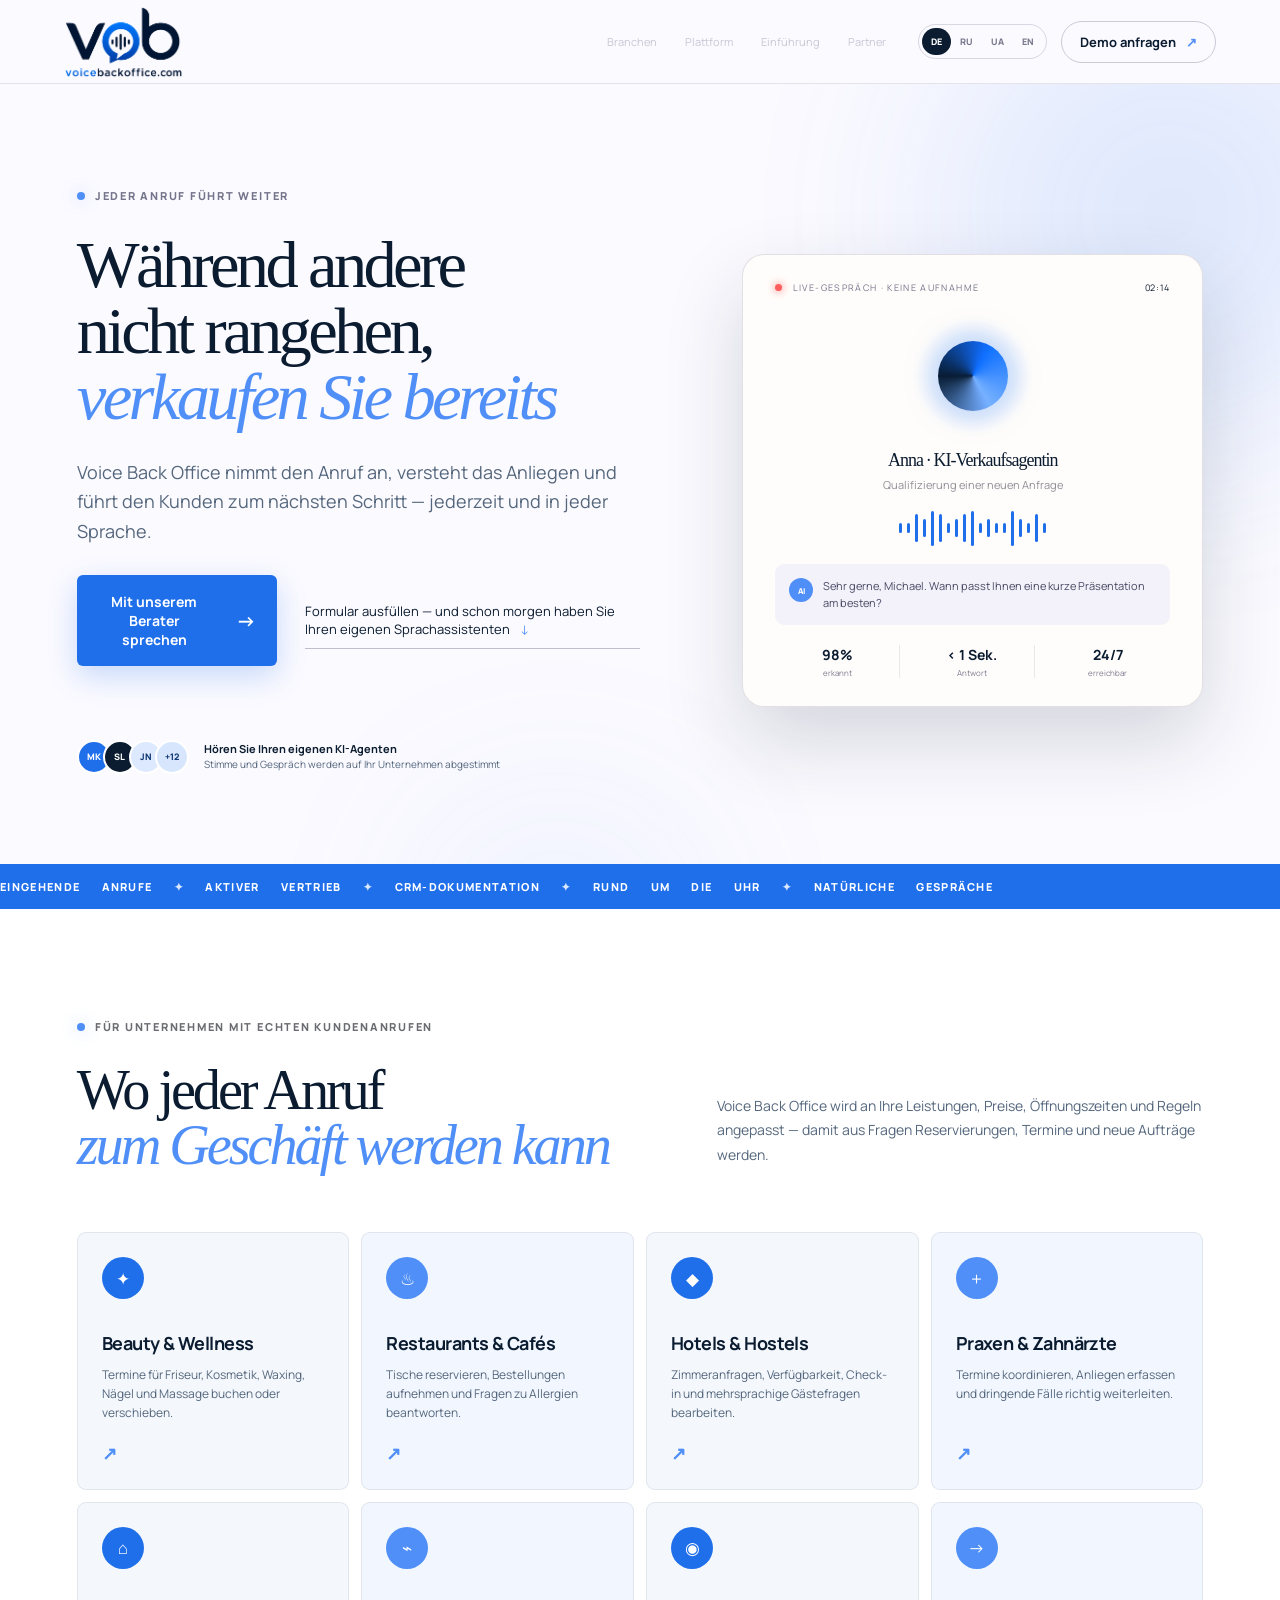
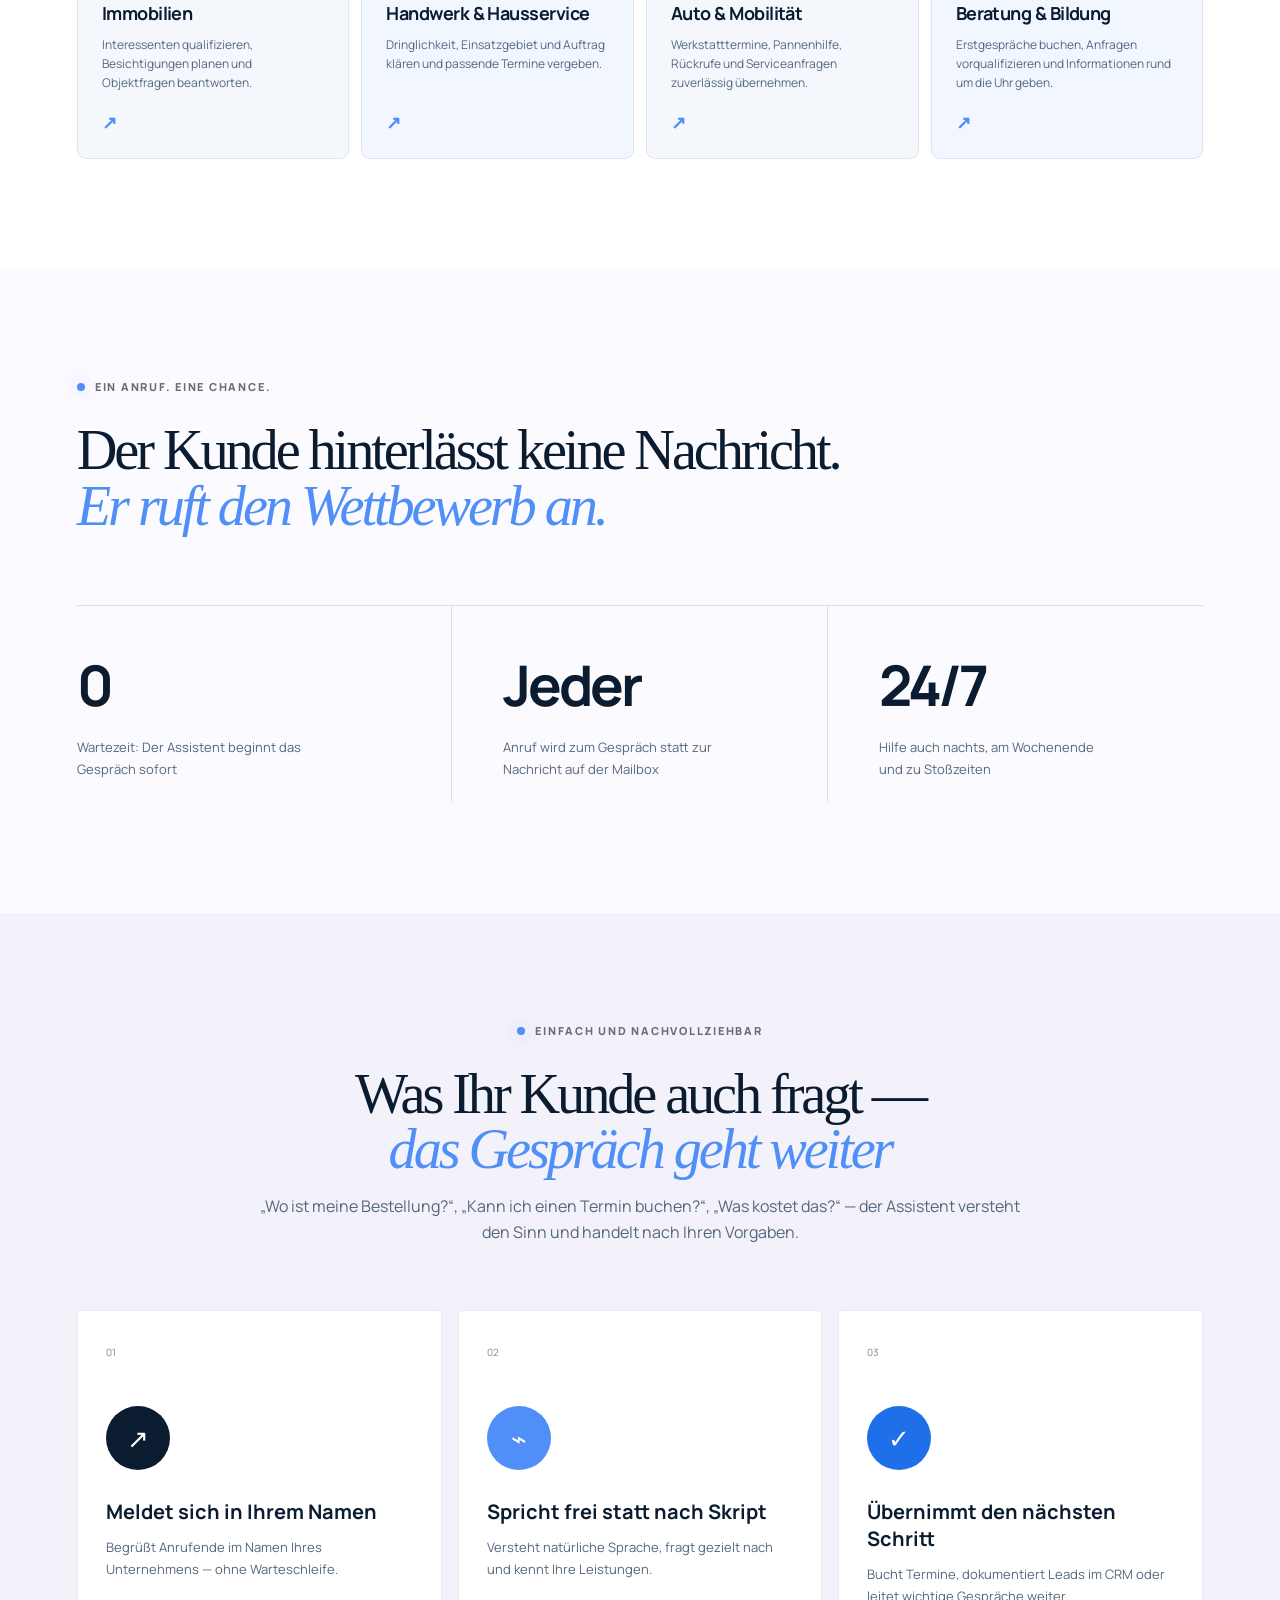
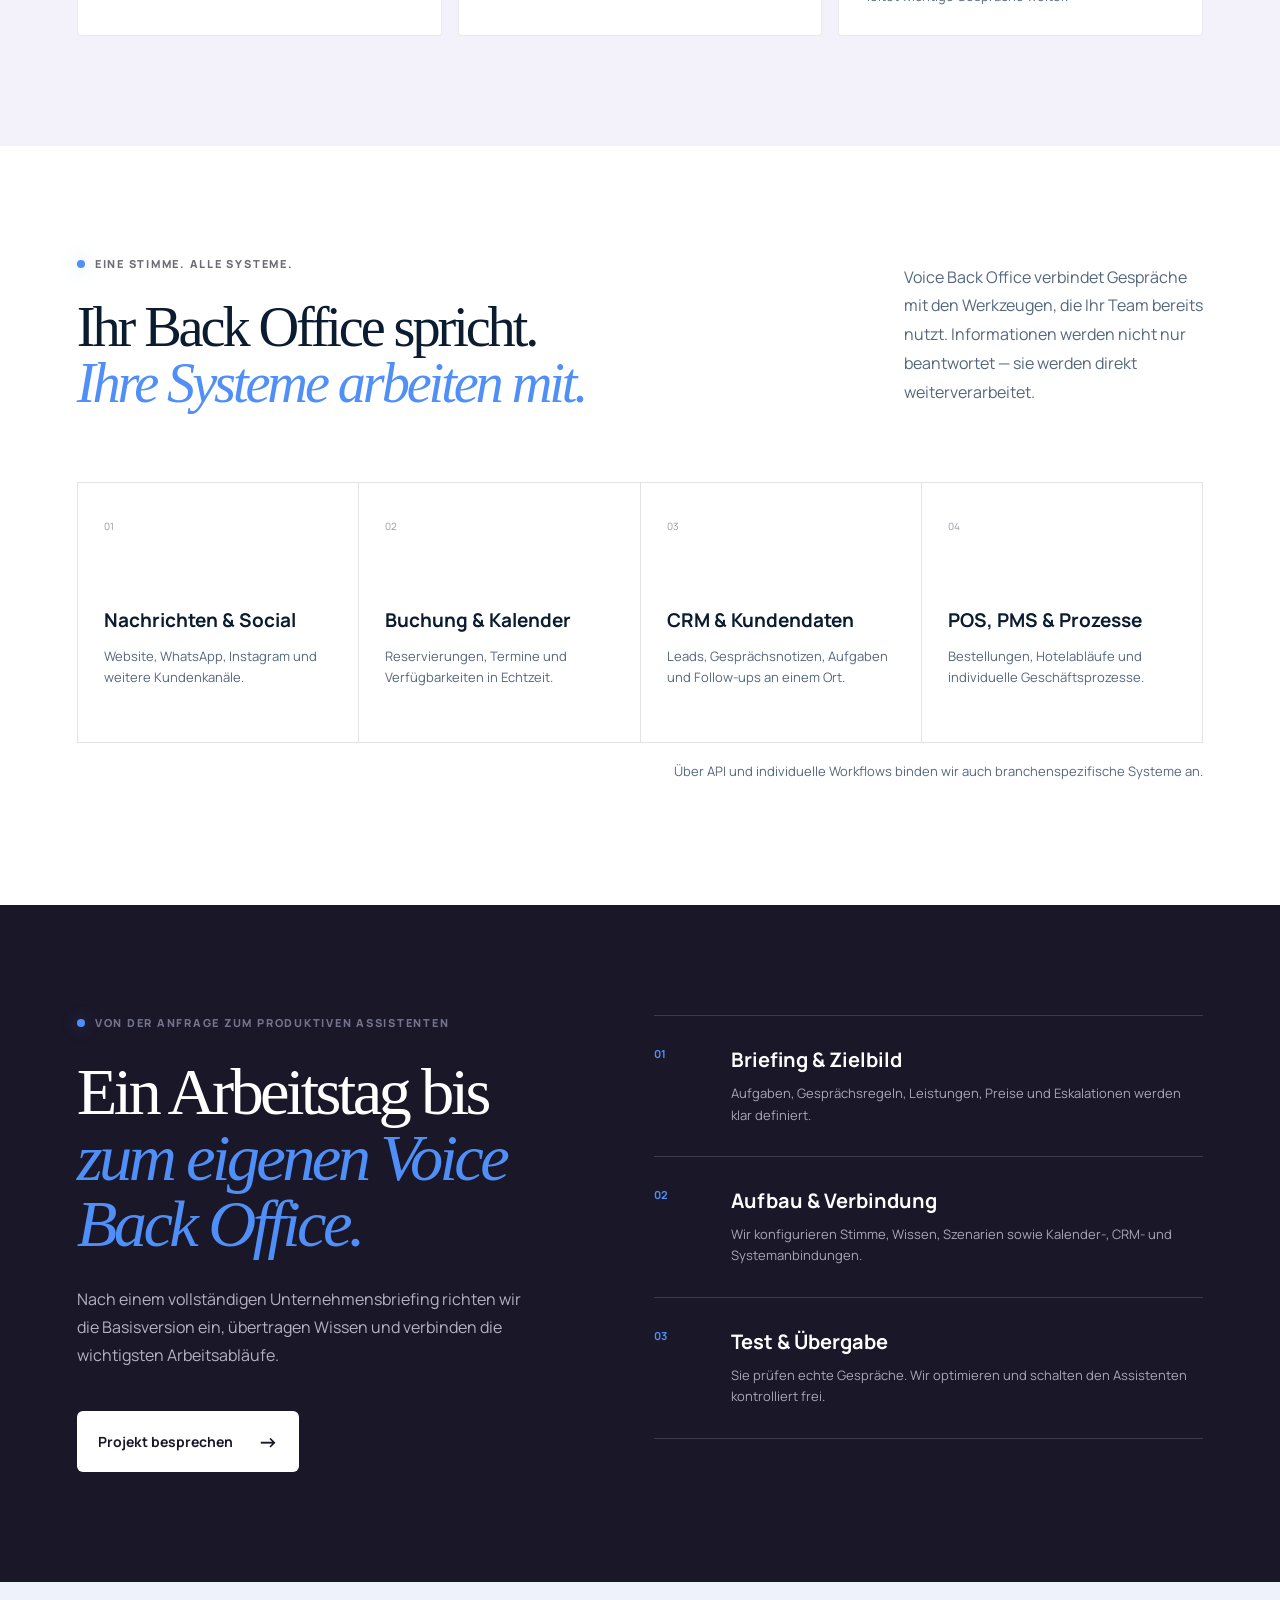
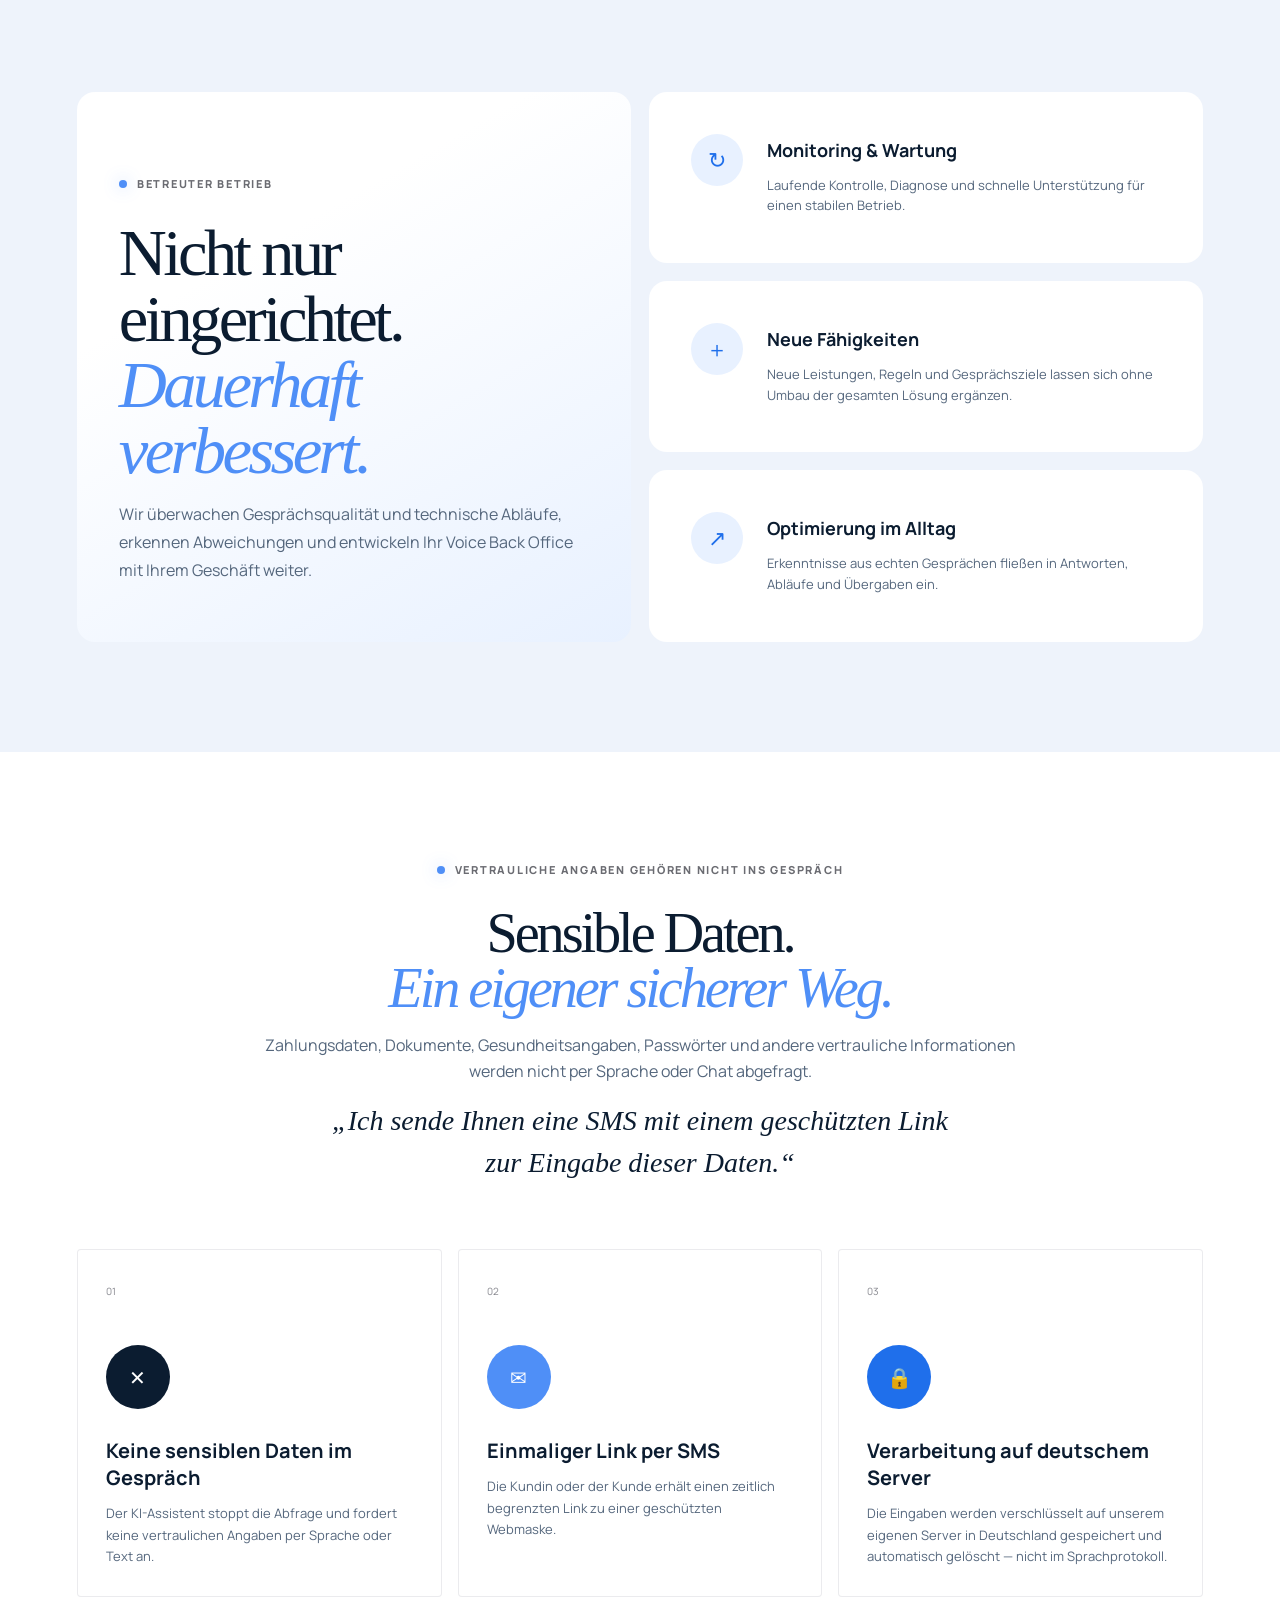
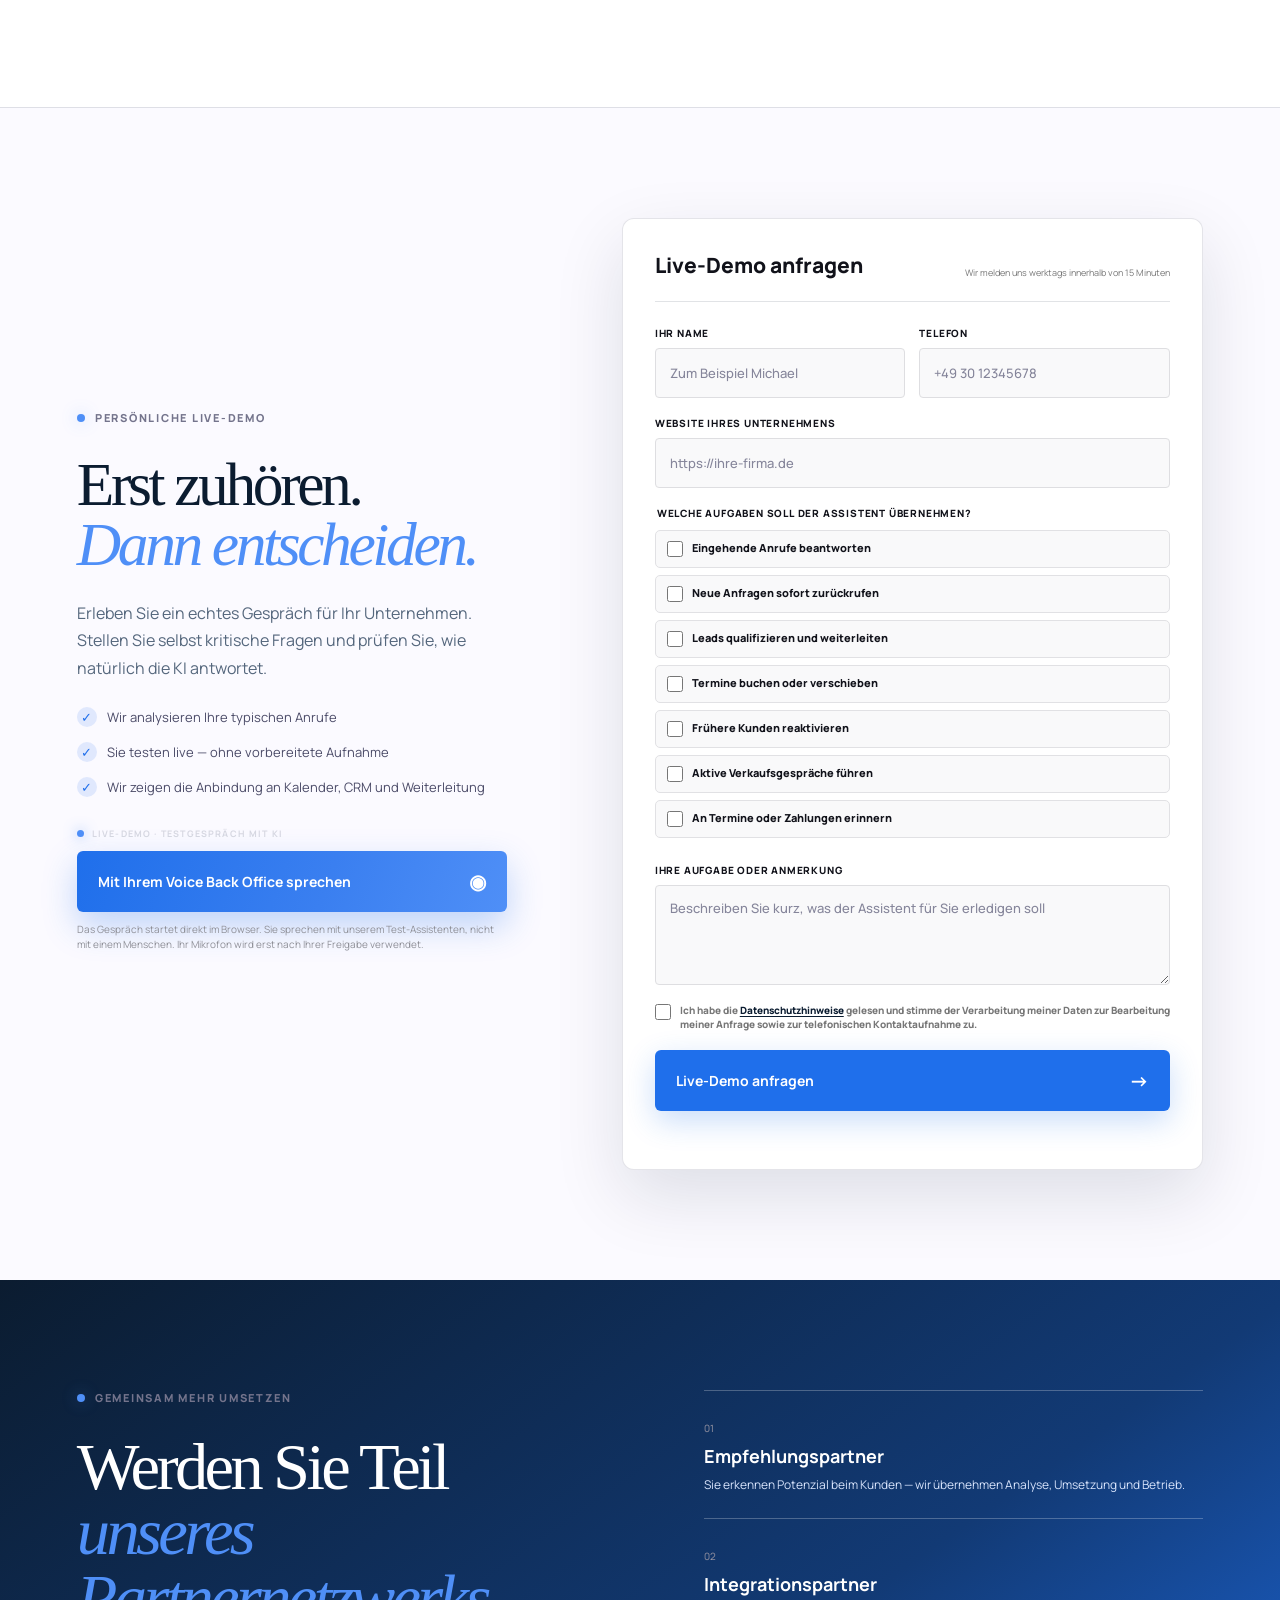
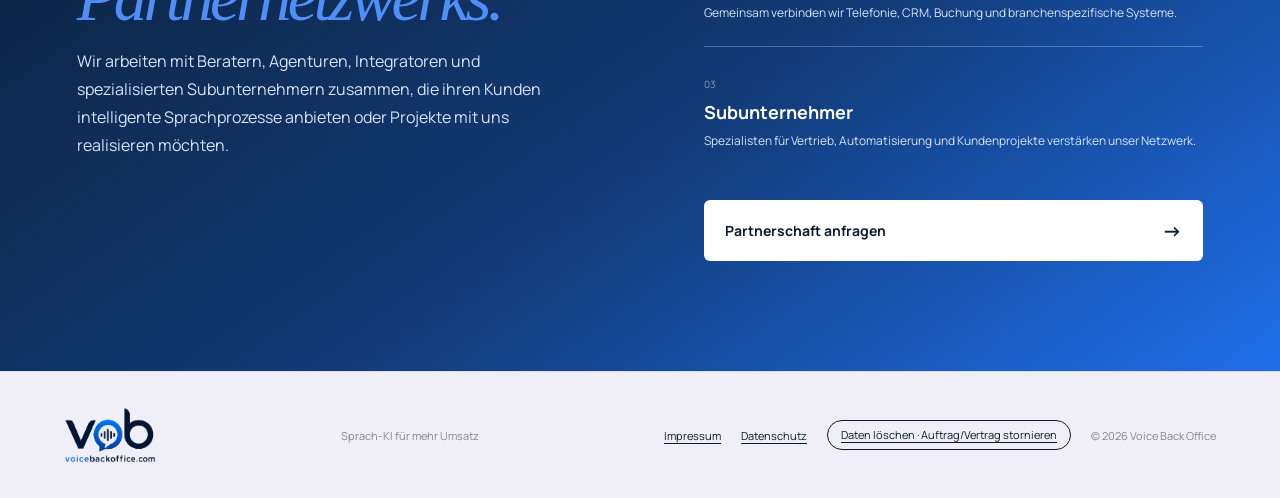
<file: index.html>
<!doctype html>
<html lang="de">
<head>
  <meta charset="UTF-8">
  <meta name="viewport" content="width=device-width, initial-scale=1.0">
  <meta name="description" content="Der KI-Telefonassistent für Verkauf und Kundenservice: erreichbar rund um die Uhr, natürlich im Gespräch und passend zu Ihrem Unternehmen.">
  <title>Voice Back Office — KI-Telefonassistent für Unternehmen</title>
  <link rel="icon" href="assets/favicon.svg" type="image/svg+xml">
  <link rel="stylesheet" href="styles.css">
  <link rel="stylesheet" href="language.css">
</head>
<body>
  <header class="header">
    <a class="logo" href="#top" aria-label="Voice Back Office — Startseite">
      <img class="logo-img" src="assets/logo.png" alt="Voice Back Office">
    </a>
    <nav class="main-nav" aria-label="Main navigation">
      <a href="#industries" data-i18n="navIndustries">Branchen</a>
      <a href="#platform" data-i18n="navPlatform">Plattform</a>
      <a href="#launch" data-i18n="navLaunch">Einführung</a>
      <a href="#partners" data-i18n="navPartners">Partner</a>
    </nav>
    <div class="header-tools">
      <nav class="language-switcher" aria-label="Sprache wählen"><button type="button" data-lang="de" class="active">DE</button><button type="button" data-lang="ru">RU</button><button type="button" data-lang="uk">UA</button><button type="button" data-lang="en">EN</button></nav>
      <a class="header-cta" href="#demo" data-i18n-html="headerCta">Demo anfragen <span>↗</span></a>
    </div>
  </header>

  <main id="top">
    <section class="hero">
      <div class="hero-glow one"></div><div class="hero-glow two"></div>
      <div class="hero-copy">
        <div class="eyebrow"><span></span> <span data-i18n="heroEyebrow">Jeder Anruf führt weiter</span></div>
        <h1 data-i18n-html="heroTitle">Während andere<br>nicht rangehen,<br><em>verkaufen Sie bereits</em></h1>
        <p class="hero-lead" data-i18n="heroLead">Voice Back Office nimmt den Anruf an, versteht das Anliegen und führt den Kunden zum nächsten Schritt — jederzeit und in jeder Sprache.</p>
        <div class="hero-actions">
          <button type="button" class="button button-primary" id="hero-voice-button" data-i18n-html="heroPrimary">Mit unserem Berater sprechen <span>→</span></button>
          <a class="text-link" href="#demo" data-i18n-html="heroSecondary">Formular ausfüllen — und schon morgen haben Sie Ihren eigenen Sprachassistenten <span>↓</span></a>
        </div>
        <p class="hero-voice-status" id="hero-voice-status" aria-live="polite"></p>
        <div class="hero-proof">
          <div class="avatars"><span>MK</span><span>SL</span><span>JN</span><span>+12</span></div>
          <p data-i18n-html="heroProof"><b>Hören Sie Ihren eigenen KI-Agenten</b><br>Stimme und Gespräch werden auf Ihr Unternehmen abgestimmt</p>
        </div>
      </div>

      <div class="voice-card" aria-label="Демонстрация звонка голосового помощника">
        <div class="call-top"><span class="live-dot"></span> <span data-i18n="liveLabel">LIVE-GESPRÄCH · KEINE AUFNAHME</span> <span class="call-time">02:14</span></div>
        <div class="assistant-orb"><div class="orb-core"></div></div>
        <h2 data-i18n="agentName">Anna · KI-Verkaufsagentin</h2>
        <p data-i18n="agentTask">Qualifizierung einer neuen Anfrage</p>
        <div class="wave" aria-hidden="true">
          <i></i><i></i><i></i><i></i><i></i><i></i><i></i><i></i><i></i><i></i><i></i><i></i><i></i><i></i><i></i><i></i><i></i><i></i><i></i>
        </div>
        <div class="dialogue"><span>AI</span><p data-i18n="dialogue">Sehr gerne, Michael. Wann passt Ihnen eine kurze Präsentation am besten?</p></div>
        <div class="call-stats">
          <div><b>98%</b><small data-i18n="recognized">erkannt</small></div>
          <div><b>&lt; 1 Sek.</b><small data-i18n="response">Antwort</small></div>
          <div><b>24/7</b><small data-i18n="available">erreichbar</small></div>
        </div>
      </div>
    </section>

    <section class="section platform" id="platform">
      <div class="section-heading platform-heading">
        <div><div class="eyebrow dark"><span></span> <span data-i18n="platformEyebrow">Eine Stimme. Alle Systeme.</span></div><h2 data-i18n-html="platformTitle">Ihr Back Office spricht.<br><em>Ihre Systeme arbeiten mit.</em></h2></div>
        <p data-i18n="platformLead">Voice Back Office verbindet Gespräche mit den Werkzeugen, die Ihr Team bereits nutzt. Informationen werden nicht nur beantwortet — sie werden direkt weiterverarbeitet.</p>
      </div>
      <div class="integration-board">
        <article><span>01</span><h3 data-i18n="integrationOneTitle">Nachrichten & Social</h3><p data-i18n="integrationOneText">Website, WhatsApp, Instagram und weitere Kundenkanäle.</p></article>
        <article><span>02</span><h3 data-i18n="integrationTwoTitle">Buchung & Kalender</h3><p data-i18n="integrationTwoText">Reservierungen, Termine und Verfügbarkeiten in Echtzeit.</p></article>
        <article><span>03</span><h3 data-i18n="integrationThreeTitle">CRM & Kundendaten</h3><p data-i18n="integrationThreeText">Leads, Gesprächsnotizen, Aufgaben und Follow-ups an einem Ort.</p></article>
        <article><span>04</span><h3 data-i18n="integrationFourTitle">POS, PMS & Prozesse</h3><p data-i18n="integrationFourText">Bestellungen, Hotelabläufe und individuelle Geschäftsprozesse.</p></article>
      </div>
      <p class="integration-note" data-i18n="integrationNote">Über API und individuelle Workflows binden wir auch branchenspezifische Systeme an.</p>
    </section>

    <section class="section launch" id="launch">
      <div class="launch-intro">
        <div class="eyebrow"><span></span> <span data-i18n="launchEyebrow">Von der Anfrage zum produktiven Assistenten</span></div>
        <h2 data-i18n-html="launchTitle">Ein Arbeitstag bis<br><em>zum eigenen Voice Back Office.</em></h2>
        <p data-i18n="launchLead">Nach einem vollständigen Unternehmensbriefing richten wir die Basisversion ein, übertragen Wissen und verbinden die wichtigsten Arbeitsabläufe.</p>
        <a class="button button-light" href="#demo" data-i18n-html="launchCta">Projekt besprechen <span>→</span></a>
      </div>
      <div class="launch-timeline">
        <article><b>01</b><div><h3 data-i18n="launchOneTitle">Briefing & Zielbild</h3><p data-i18n="launchOneText">Aufgaben, Gesprächsregeln, Leistungen, Preise und Eskalationen werden klar definiert.</p></div></article>
        <article><b>02</b><div><h3 data-i18n="launchTwoTitle">Aufbau & Verbindung</h3><p data-i18n="launchTwoText">Wir konfigurieren Stimme, Wissen, Szenarien sowie Kalender-, CRM- und Systemanbindungen.</p></div></article>
        <article><b>03</b><div><h3 data-i18n="launchThreeTitle">Test & Übergabe</h3><p data-i18n="launchThreeText">Sie prüfen echte Gespräche. Wir optimieren und schalten den Assistenten kontrolliert frei.</p></div></article>
      </div>
    </section>

    <section class="section operations">
      <div class="operations-card operations-main"><div class="eyebrow dark"><span></span> <span data-i18n="operationsEyebrow">Betreuter Betrieb</span></div><h2 data-i18n-html="operationsTitle">Nicht nur eingerichtet.<br><em>Dauerhaft verbessert.</em></h2><p data-i18n="operationsLead">Wir überwachen Gesprächsqualität und technische Abläufe, erkennen Abweichungen und entwickeln Ihr Voice Back Office mit Ihrem Geschäft weiter.</p></div>
      <div class="operations-grid">
        <article><div class="feature-symbol">↻</div><h3 data-i18n="monitorTitle">Monitoring & Wartung</h3><p data-i18n="monitorText">Laufende Kontrolle, Diagnose und schnelle Unterstützung für einen stabilen Betrieb.</p></article>
        <article><div class="feature-symbol">＋</div><h3 data-i18n="skillsTitle">Neue Fähigkeiten</h3><p data-i18n="skillsText">Neue Leistungen, Regeln und Gesprächsziele lassen sich ohne Umbau der gesamten Lösung ergänzen.</p></article>
        <article><div class="feature-symbol">↗</div><h3 data-i18n="optimizeTitle">Optimierung im Alltag</h3><p data-i18n="optimizeText">Erkenntnisse aus echten Gesprächen fließen in Antworten, Abläufe und Übergaben ein.</p></article>
      </div>
    </section>

    <section class="ticker" aria-label="Возможности">
      <div data-i18n-html="ticker">Eingehende Anrufe <span>✦</span> Aktiver Vertrieb <span>✦</span> CRM-Dokumentation <span>✦</span> Rund um die Uhr <span>✦</span> Natürliche Gespräche</div>
    </section>

    <section class="section industries" id="industries">
      <div class="section-heading industries-heading">
        <div class="eyebrow dark"><span></span> <span data-i18n="industryEyebrow">Für Unternehmen mit echten Kundenanrufen</span></div>
        <h2 data-i18n-html="industryTitle">Wo jeder Anruf<br><em>zum Geschäft werden kann</em></h2>
        <p data-i18n="industryLead">Voice Back Office wird an Ihre Leistungen, Preise, Öffnungszeiten und Regeln angepasst — damit aus Fragen Reservierungen, Termine und neue Aufträge werden.</p>
      </div>
      <div class="industry-grid">
        <a class="industry-card" href="#demo"><span class="industry-icon">✦</span><h3 data-industry-title="0">Beauty & Wellness</h3><p data-industry-text="0">Termine für Friseur, Kosmetik, Waxing, Nägel und Massage buchen oder verschieben.</p><b>↗</b></a>
        <a class="industry-card" href="#demo"><span class="industry-icon">♨</span><h3 data-industry-title="1">Restaurants & Cafés</h3><p data-industry-text="1">Tische reservieren, Bestellungen aufnehmen und Fragen zu Allergien beantworten.</p><b>↗</b></a>
        <a class="industry-card" href="#demo"><span class="industry-icon">◆</span><h3 data-industry-title="2">Hotels & Hostels</h3><p data-industry-text="2">Zimmeranfragen, Verfügbarkeit, Check-in und mehrsprachige Gästefragen bearbeiten.</p><b>↗</b></a>
        <a class="industry-card" href="#demo"><span class="industry-icon">＋</span><h3 data-industry-title="3">Praxen & Zahnärzte</h3><p data-industry-text="3">Termine koordinieren, Anliegen erfassen und dringende Fälle richtig weiterleiten.</p><b>↗</b></a>
        <a class="industry-card" href="#demo"><span class="industry-icon">⌂</span><h3 data-industry-title="4">Immobilien</h3><p data-industry-text="4">Interessenten qualifizieren, Besichtigungen planen und Objektfragen beantworten.</p><b>↗</b></a>
        <a class="industry-card" href="#demo"><span class="industry-icon">⌁</span><h3 data-industry-title="5">Handwerk & Hausservice</h3><p data-industry-text="5">Dringlichkeit, Einsatzgebiet und Auftrag klären und passende Termine vergeben.</p><b>↗</b></a>
        <a class="industry-card" href="#demo"><span class="industry-icon">◉</span><h3 data-industry-title="6">Auto & Mobilität</h3><p data-industry-text="6">Werkstatttermine, Pannenhilfe, Rückrufe und Serviceanfragen zuverlässig übernehmen.</p><b>↗</b></a>
        <a class="industry-card" href="#demo"><span class="industry-icon">→</span><h3 data-industry-title="7">Beratung & Bildung</h3><p data-industry-text="7">Erstgespräche buchen, Anfragen vorqualifizieren und Informationen rund um die Uhr geben.</p><b>↗</b></a>
      </div>
    </section>

    <section class="section problems">
      <div class="section-heading">
        <div class="eyebrow dark"><span></span> <span data-i18n="problemEyebrow">Ein Anruf. Eine Chance.</span></div>
        <h2 data-i18n-html="problemTitle">Der Kunde hinterlässt keine Nachricht.<br><em>Er ruft den Wettbewerb an.</em></h2>
      </div>
      <div class="metrics">
        <article><strong>0</strong><p data-i18n="metricOne">Wartezeit: Der Assistent beginnt das Gespräch sofort</p></article>
        <article><strong data-i18n="metricEvery">Jeder</strong><p data-i18n="metricTwo">Anruf wird zum Gespräch statt zur Nachricht auf der Mailbox</p></article>
        <article><strong>24/7</strong><p data-i18n="metricThree">Hilfe auch nachts, am Wochenende und zu Stoßzeiten</p></article>
      </div>
    </section>

    <section class="section how" id="how">
      <div class="section-heading centered">
        <div class="eyebrow dark"><span></span> <span data-i18n="howEyebrow">Einfach und nachvollziehbar</span></div>
        <h2 data-i18n-html="howTitle">Was Ihr Kunde auch fragt —<br><em>das Gespräch geht weiter</em></h2>
        <p data-i18n="howLead">„Wo ist meine Bestellung?“, „Kann ich einen Termin buchen?“, „Was kostet das?“ — der Assistent versteht den Sinn und handelt nach Ihren Vorgaben.</p>
      </div>
      <div class="steps">
        <article><span class="step-num">01</span><div class="step-icon">↗</div><h3 data-i18n="stepOneTitle">Meldet sich in Ihrem Namen</h3><p data-i18n="stepOneText">Begrüßt Anrufende im Namen Ihres Unternehmens — ohne Warteschleife.</p></article>
        <article><span class="step-num">02</span><div class="step-icon">⌁</div><h3 data-i18n="stepTwoTitle">Spricht frei statt nach Skript</h3><p data-i18n="stepTwoText">Versteht natürliche Sprache, fragt gezielt nach und kennt Ihre Leistungen.</p></article>
        <article><span class="step-num">03</span><div class="step-icon">✓</div><h3 data-i18n="stepThreeTitle">Übernimmt den nächsten Schritt</h3><p data-i18n="stepThreeText">Bucht Termine, dokumentiert Leads im CRM oder leitet wichtige Gespräche weiter.</p></article>
      </div>
    </section>

    <section class="section security" id="security">
      <div class="section-heading centered">
        <div class="eyebrow dark"><span></span> <span data-i18n="securityEyebrow">Vertrauliche Angaben gehören nicht ins Gespräch</span></div>
        <h2 data-i18n-html="securityTitle">Sensible Daten.<br><em>Ein eigener sicherer Weg.</em></h2>
        <p data-i18n="securityLead">Zahlungsdaten, Dokumente, Gesundheitsangaben, Passwörter und andere vertrauliche Informationen werden nicht per Sprache oder Chat abgefragt.</p>
      </div>
      <blockquote class="security-quote" data-i18n="securityQuote">„Ich sende Ihnen eine SMS mit einem geschützten Link zur Eingabe dieser Daten.“</blockquote>
      <div class="steps">
        <article><span class="step-num">01</span><div class="step-icon">✕</div><h3 data-i18n="securityStepOneTitle">Keine sensiblen Daten im Gespräch</h3><p data-i18n="securityStepOneText">Der KI-Assistent stoppt die Abfrage und fordert keine vertraulichen Angaben per Sprache oder Text an.</p></article>
        <article><span class="step-num">02</span><div class="step-icon">✉</div><h3 data-i18n="securityStepTwoTitle">Einmaliger Link per SMS</h3><p data-i18n="securityStepTwoText">Die Kundin oder der Kunde erhält einen zeitlich begrenzten Link zu einer geschützten Webmaske.</p></article>
        <article><span class="step-num">03</span><div class="step-icon">🔒</div><h3 data-i18n="securityStepThreeTitle">Verarbeitung auf deutschem Server</h3><p data-i18n="securityStepThreeText">Die Eingaben gelangen verschlüsselt in die angebundene CRM-Umgebung und nicht in das Sprachprotokoll.</p></article>
      </div>
    </section>

    <section class="section demo" id="demo">
      <div class="demo-copy">
        <div class="eyebrow"><span></span> <span data-i18n="demoEyebrow">Persönliche Live-Demo</span></div>
        <h2 data-i18n-html="demoTitle">Erst zuhören.<br><em>Dann entscheiden.</em></h2>
        <p data-i18n="demoLead">Erleben Sie ein echtes Gespräch für Ihr Unternehmen. Stellen Sie selbst kritische Fragen und prüfen Sie, wie natürlich die KI antwortet.</p>
        <ul><li data-i18n="demoBulletOne">Wir analysieren Ihre typischen Anrufe</li><li data-i18n="demoBulletTwo">Sie testen live — ohne vorbereitete Aufnahme</li><li data-i18n="demoBulletThree">Wir zeigen die Anbindung an Kalender, CRM und Weiterleitung</li></ul>
        <div class="voice-demo-action">
          <div class="voice-demo-label"><span></span><b data-i18n="voiceDemoLabel">LIVE-DEMO · TESTGESPRÄCH MIT KI</b></div>
          <button class="button voice-demo-button" id="voice-demo-button" type="button" data-i18n-html="voiceDemoButton">Mit Ihrem Voice Back Office sprechen <span>◉</span></button>
          <p class="voice-demo-note" data-i18n="voiceDemoNote">Das Gespräch startet direkt im Browser. Ihr Mikrofon wird erst nach Ihrer Freigabe verwendet.</p>
          <p class="voice-demo-status" id="voice-demo-status" aria-live="polite"></p>
        </div>
      </div>
      <form class="demo-form" id="lead-form" novalidate>
        <input type="text" name="_honey" class="form-honey" tabindex="-1" autocomplete="off" aria-hidden="true">
        <div class="form-head"><span data-i18n="formTitle">Live-Demo anfragen</span><small data-i18n="formSubtitle">Wir melden uns werktags innerhalb von 15 Minuten</small></div>
        <div class="form-row">
          <label><span data-i18n="nameLabel">Ihr Name</span><input type="text" name="name" placeholder="Zum Beispiel Michael" autocomplete="name" required></label>
          <label><span data-i18n="phoneLabel">Telefon</span><input type="tel" name="phone" placeholder="+49 30 12345678" autocomplete="tel" required></label>
        </div>
        <label><span data-i18n="websiteLabel">Website Ihres Unternehmens</span><input type="url" name="website" placeholder="https://ihre-firma.de" autocomplete="url" required></label>
        <fieldset class="task-options">
          <legend data-i18n="taskLabel">Welche Aufgaben soll der Assistent übernehmen?</legend>
          <label><input type="checkbox" name="tasks" value="inbound"><span data-task-index="0">Eingehende Anrufe beantworten</span></label>
          <label><input type="checkbox" name="tasks" value="callback"><span data-task-index="1">Neue Anfragen sofort zurückrufen</span></label>
          <label><input type="checkbox" name="tasks" value="qualify"><span data-task-index="2">Leads qualifizieren und weiterleiten</span></label>
          <label><input type="checkbox" name="tasks" value="booking"><span data-task-index="3">Termine buchen oder verschieben</span></label>
          <label><input type="checkbox" name="tasks" value="reactivation"><span data-task-index="4">Frühere Kunden reaktivieren</span></label>
          <label><input type="checkbox" name="tasks" value="sales"><span data-task-index="5">Aktive Verkaufsgespräche führen</span></label>
          <label><input type="checkbox" name="tasks" value="reminders"><span data-task-index="6">An Termine oder Zahlungen erinnern</span></label>
        </fieldset>
        <label><span data-i18n="commentLabel">Ihre Aufgabe oder Anmerkung</span>
          <textarea name="comment" rows="4" placeholder="Beschreiben Sie kurz, was der Assistent für Sie erledigen soll"></textarea>
        </label>
        <label class="consent"><input type="checkbox" name="consent" required><span data-i18n-html="consent">Ich habe die <a href="privacy.html?lang=de" target="_blank" rel="noopener">Datenschutzhinweise</a> gelesen und stimme der Verarbeitung meiner Daten zur Bearbeitung meiner Anfrage sowie zur telefonischen Kontaktaufnahme zu.</span></label>
        <button class="button button-primary submit" type="submit" data-i18n-html="submit">Live-Demo anfragen <span>→</span></button>
        <p class="form-status" aria-live="polite"></p>
      </form>
    </section>
    <section class="section partners" id="partners">
      <div class="partner-copy"><div class="eyebrow"><span></span> <span data-i18n="partnerEyebrow">Gemeinsam mehr umsetzen</span></div><h2 data-i18n-html="partnerTitle">Werden Sie Teil<br><em>unseres Partnernetzwerks.</em></h2><p data-i18n="partnerLead">Wir arbeiten mit Beratern, Agenturen, Integratoren und spezialisierten Subunternehmern zusammen, die ihren Kunden intelligente Sprachprozesse anbieten oder Projekte mit uns realisieren möchten.</p></div>
      <div class="partner-options">
        <article><span>01</span><h3 data-i18n="partnerOneTitle">Empfehlungspartner</h3><p data-i18n="partnerOneText">Sie erkennen Potenzial beim Kunden — wir übernehmen Analyse, Umsetzung und Betrieb.</p></article>
        <article><span>02</span><h3 data-i18n="partnerTwoTitle">Integrationspartner</h3><p data-i18n="partnerTwoText">Gemeinsam verbinden wir Telefonie, CRM, Buchung und branchenspezifische Systeme.</p></article>
        <article><span>03</span><h3 data-i18n="partnerThreeTitle">Subunternehmer</h3><p data-i18n="partnerThreeText">Spezialisten für Vertrieb, Automatisierung und Kundenprojekte verstärken unser Netzwerk.</p></article>
        <a class="button partner-button" href="mailto:info@voicebackoffice.com?subject=Partnerschaft%20mit%20Voice%20Back%20Office" data-i18n-html="partnerCta">Partnerschaft anfragen <span>→</span></a>
      </div>
    </section>
  </main>

  <footer><a class="logo" href="#top"><img class="logo-img" src="assets/logo.png" alt="Voice Back Office"></a><p data-i18n="footerTagline">Sprach-KI für mehr Umsatz</p><nav class="footer-links"><a href="imprint.html?lang=de" data-i18n="imprintLink">Impressum</a><a href="privacy.html?lang=de" data-i18n="privacyLink">Datenschutz</a><a class="footer-cancel" href="mailto:info@voicebackoffice.com?subject=K%C3%BCndigung%20eines%20Vertrags" data-i18n="cancelLink">Verträge hier kündigen</a><span>© 2026 Voice Back Office</span></nav></footer>

  <div class="success-modal" id="success-modal" hidden>
    <div class="success-card"><div class="success-icon">✓</div><h2 data-i18n="successTitle">Anfrage erhalten</h2><p data-i18n="successText">Vielen Dank! Wir melden uns in Kürze bei Ihnen.</p><button type="button" id="close-modal" data-i18n="successButton">Alles klar</button></div>
  </div>
  <script src="script.js"></script>
</body>
</html>
</file>
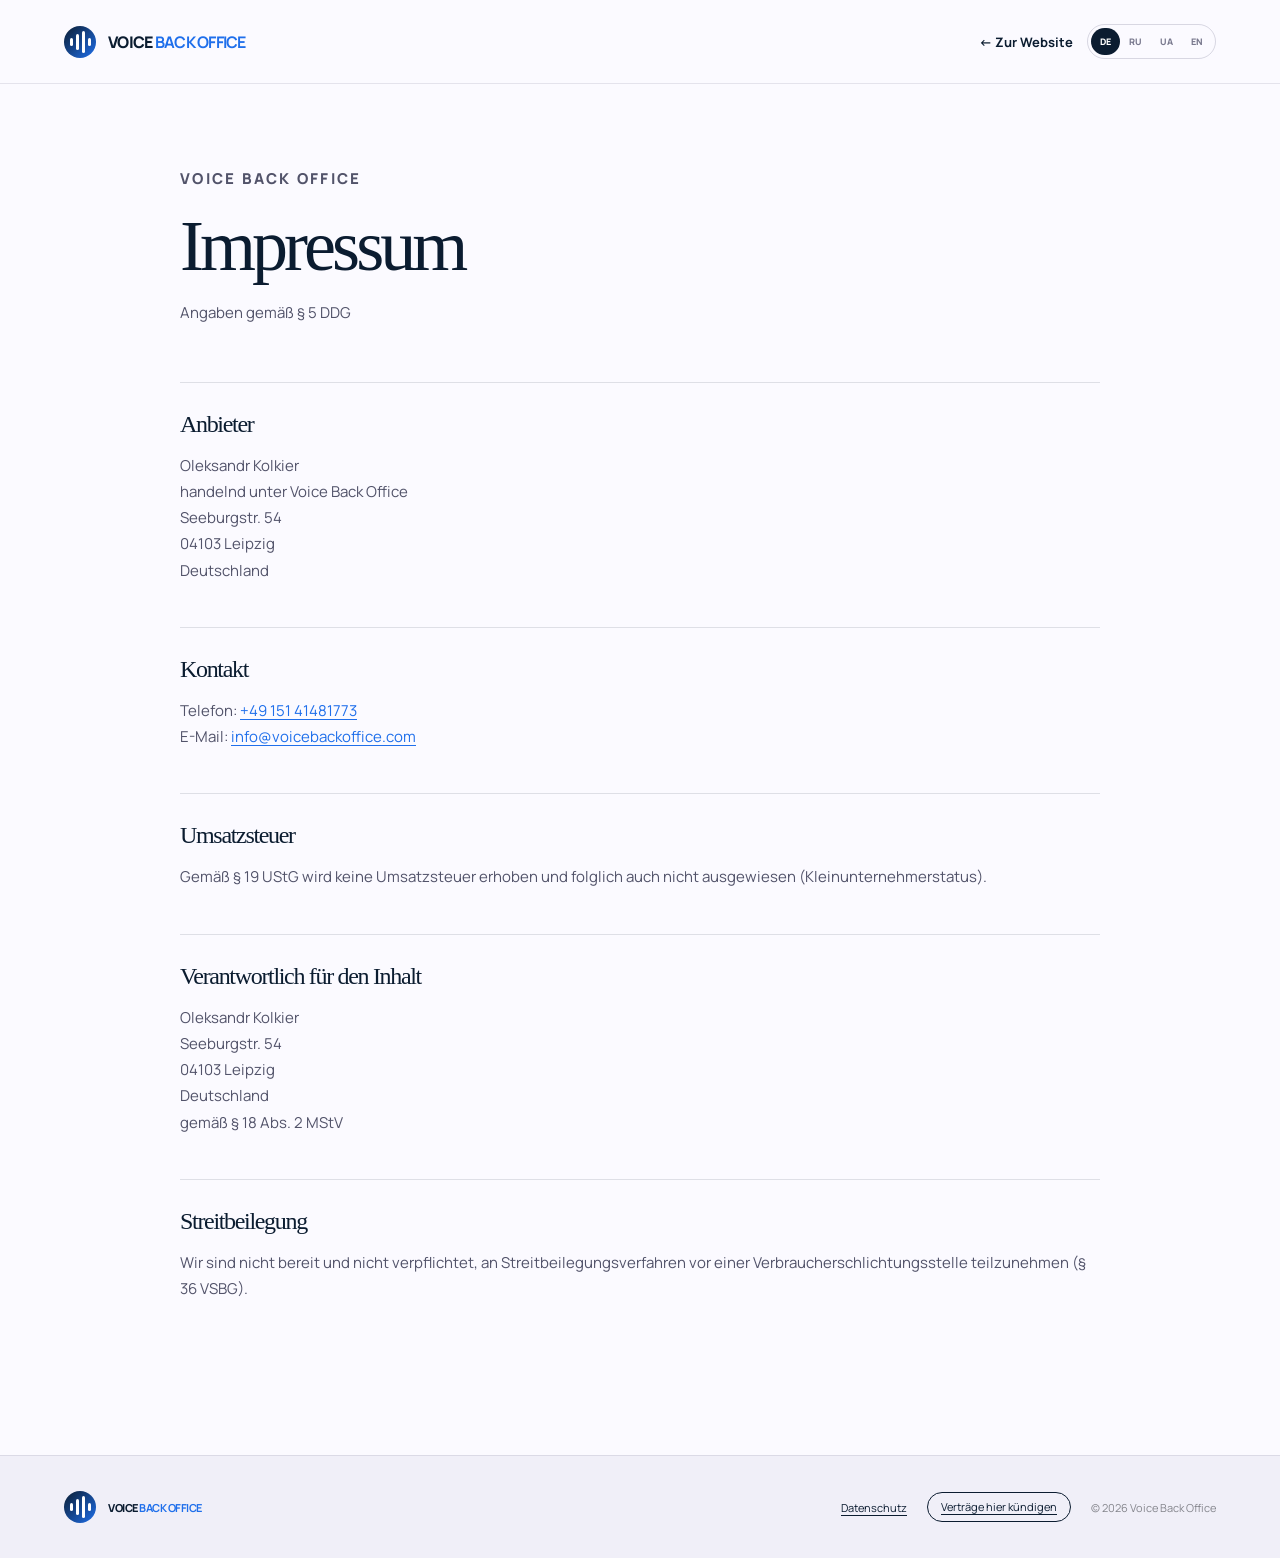
<file: imprint.html>
<!doctype html>
<html lang="de">
<head>
  <meta charset="UTF-8"><meta name="viewport" content="width=device-width, initial-scale=1.0">
  <meta name="description" content="Impressum von Voice Back Office"><title>Impressum — Voice Back Office</title>
  <link rel="icon" href="assets/favicon.svg" type="image/svg+xml">
  <link rel="stylesheet" href="styles.css"><link rel="stylesheet" href="language.css"><link rel="stylesheet" href="privacy.css">
</head>
<body class="privacy-page">
  <header class="header privacy-header"><a class="logo" href="index.html"><span class="logo-mark" aria-hidden="true"><i></i><i></i><i></i><i></i></span><span>VOICE <b>BACK OFFICE</b></span></a><div class="header-tools"><a class="privacy-back" href="index.html" data-copy="back">← Zur Website</a><nav class="language-switcher" aria-label="Sprache wählen"><button type="button" data-lang="de">DE</button><button type="button" data-lang="ru">RU</button><button type="button" data-lang="uk">UA</button><button type="button" data-lang="en">EN</button></nav></div></header>
  <main class="privacy-main">
    <article data-language="de">
      <p class="privacy-kicker">Voice Back Office</p><h1>Impressum</h1><p class="privacy-updated">Angaben gemäß § 5 DDG</p>
      <section><h2>Anbieter</h2><p>Oleksandr Kolkier<br>handelnd unter Voice Back Office<br>Seeburgstr. 54<br>04103 Leipzig<br>Deutschland</p></section>
      <section><h2>Kontakt</h2><p>Telefon: <a href="tel:+4915141481773">+49 151 41481773</a><br>E-Mail: <a href="mailto:info@voicebackoffice.com">info@voicebackoffice.com</a></p></section>
      <section><h2>Umsatzsteuer</h2><p>Gemäß § 19 UStG wird keine Umsatzsteuer erhoben und folglich auch nicht ausgewiesen (Kleinunternehmerstatus).</p></section>
      <section><h2>Verantwortlich für den Inhalt</h2><p>Oleksandr Kolkier<br>Seeburgstr. 54<br>04103 Leipzig<br>Deutschland<br>gemäß § 18 Abs. 2 MStV</p></section>
      <section><h2>Streitbeilegung</h2><p>Wir sind nicht bereit und nicht verpflichtet, an Streitbeilegungsverfahren vor einer Verbraucherschlichtungsstelle teilzunehmen (§ 36 VSBG).</p></section>
    </article>
    <article data-language="ru" hidden>
      <p class="privacy-kicker">Voice Back Office</p><h1>Выходные данные</h1><p class="privacy-updated">Информация о владельце сайта</p>
      <section><h2>Владелец</h2><p>Oleksandr Kolkier<br>работающий под названием Voice Back Office<br>Seeburgstr. 54<br>04103 Leipzig<br>Германия</p></section>
      <section><h2>Контакт</h2><p>Телефон: <a href="tel:+4915141481773">+49 151 41481773</a><br>Электронная почта: <a href="mailto:info@voicebackoffice.com">info@voicebackoffice.com</a></p></section>
      <section><h2>НДС</h2><p>Согласно § 19 UStG НДС не взимается и не указывается (статус мелкого предпринимателя, Kleinunternehmer).</p></section>
      <section><h2>Ответственный за содержание</h2><p>Oleksandr Kolkier<br>Seeburgstr. 54<br>04103 Leipzig<br>Германия<br>согласно § 18 Abs. 2 MStV</p></section>
      <section><h2>Разрешение споров</h2><p>Мы не готовы и не обязаны участвовать в процедуре разрешения споров перед третейским органом по защите прав потребителей (§ 36 VSBG).</p></section>
    </article>
    <article data-language="uk" hidden>
      <p class="privacy-kicker">Voice Back Office</p><h1>Вихідні дані</h1><p class="privacy-updated">Інформація про власника сайту</p>
      <section><h2>Власник</h2><p>Oleksandr Kolkier<br>який діє під назвою Voice Back Office<br>Seeburgstr. 54<br>04103 Leipzig<br>Німеччина</p></section>
      <section><h2>Контакт</h2><p>Телефон: <a href="tel:+4915141481773">+49 151 41481773</a><br>Електронна пошта: <a href="mailto:info@voicebackoffice.com">info@voicebackoffice.com</a></p></section>
      <section><h2>ПДВ</h2><p>Згідно з § 19 UStG ПДВ не стягується і не вказується (статус дрібного підприємця, Kleinunternehmer).</p></section>
      <section><h2>Відповідальний за зміст</h2><p>Oleksandr Kolkier<br>Seeburgstr. 54<br>04103 Leipzig<br>Німеччина<br>згідно з § 18 Abs. 2 MStV</p></section>
      <section><h2>Вирішення спорів</h2><p>Ми не готові і не зобов'язані брати участь у процедурі вирішення спорів перед третейським органом із захисту прав споживачів (§ 36 VSBG).</p></section>
    </article>
    <article data-language="en" hidden>
      <p class="privacy-kicker">Voice Back Office</p><h1>Legal notice</h1><p class="privacy-updated">Provider information</p>
      <section><h2>Provider</h2><p>Oleksandr Kolkier<br>trading as Voice Back Office<br>Seeburgstr. 54<br>04103 Leipzig<br>Germany</p></section>
      <section><h2>Contact</h2><p>Phone: <a href="tel:+4915141481773">+49 151 41481773</a><br>Email: <a href="mailto:info@voicebackoffice.com">info@voicebackoffice.com</a></p></section>
      <section><h2>VAT</h2><p>In accordance with § 19 UStG, no VAT is charged or shown (small business / Kleinunternehmer status).</p></section>
      <section><h2>Responsible for content</h2><p>Oleksandr Kolkier<br>Seeburgstr. 54<br>04103 Leipzig<br>Germany<br>pursuant to § 18 (2) MStV</p></section>
      <section><h2>Dispute resolution</h2><p>We are not willing and not obliged to participate in dispute resolution proceedings before a consumer arbitration board (§ 36 VSBG).</p></section>
    </article>
  </main>
  <footer><a class="logo" href="index.html"><span class="logo-mark"><i></i><i></i><i></i><i></i></span><span>VOICE <b>BACK OFFICE</b></span></a><nav class="footer-links"><a href="privacy.html?lang=de">Datenschutz</a><a class="footer-cancel" data-copy="cancel" href="mailto:info@voicebackoffice.com?subject=K%C3%BCndigung%20eines%20Vertrags">Verträge hier kündigen</a><span>© 2026 Voice Back Office</span></nav></footer>
  <script src="imprint.js"></script>
</body>
</html>
</file>
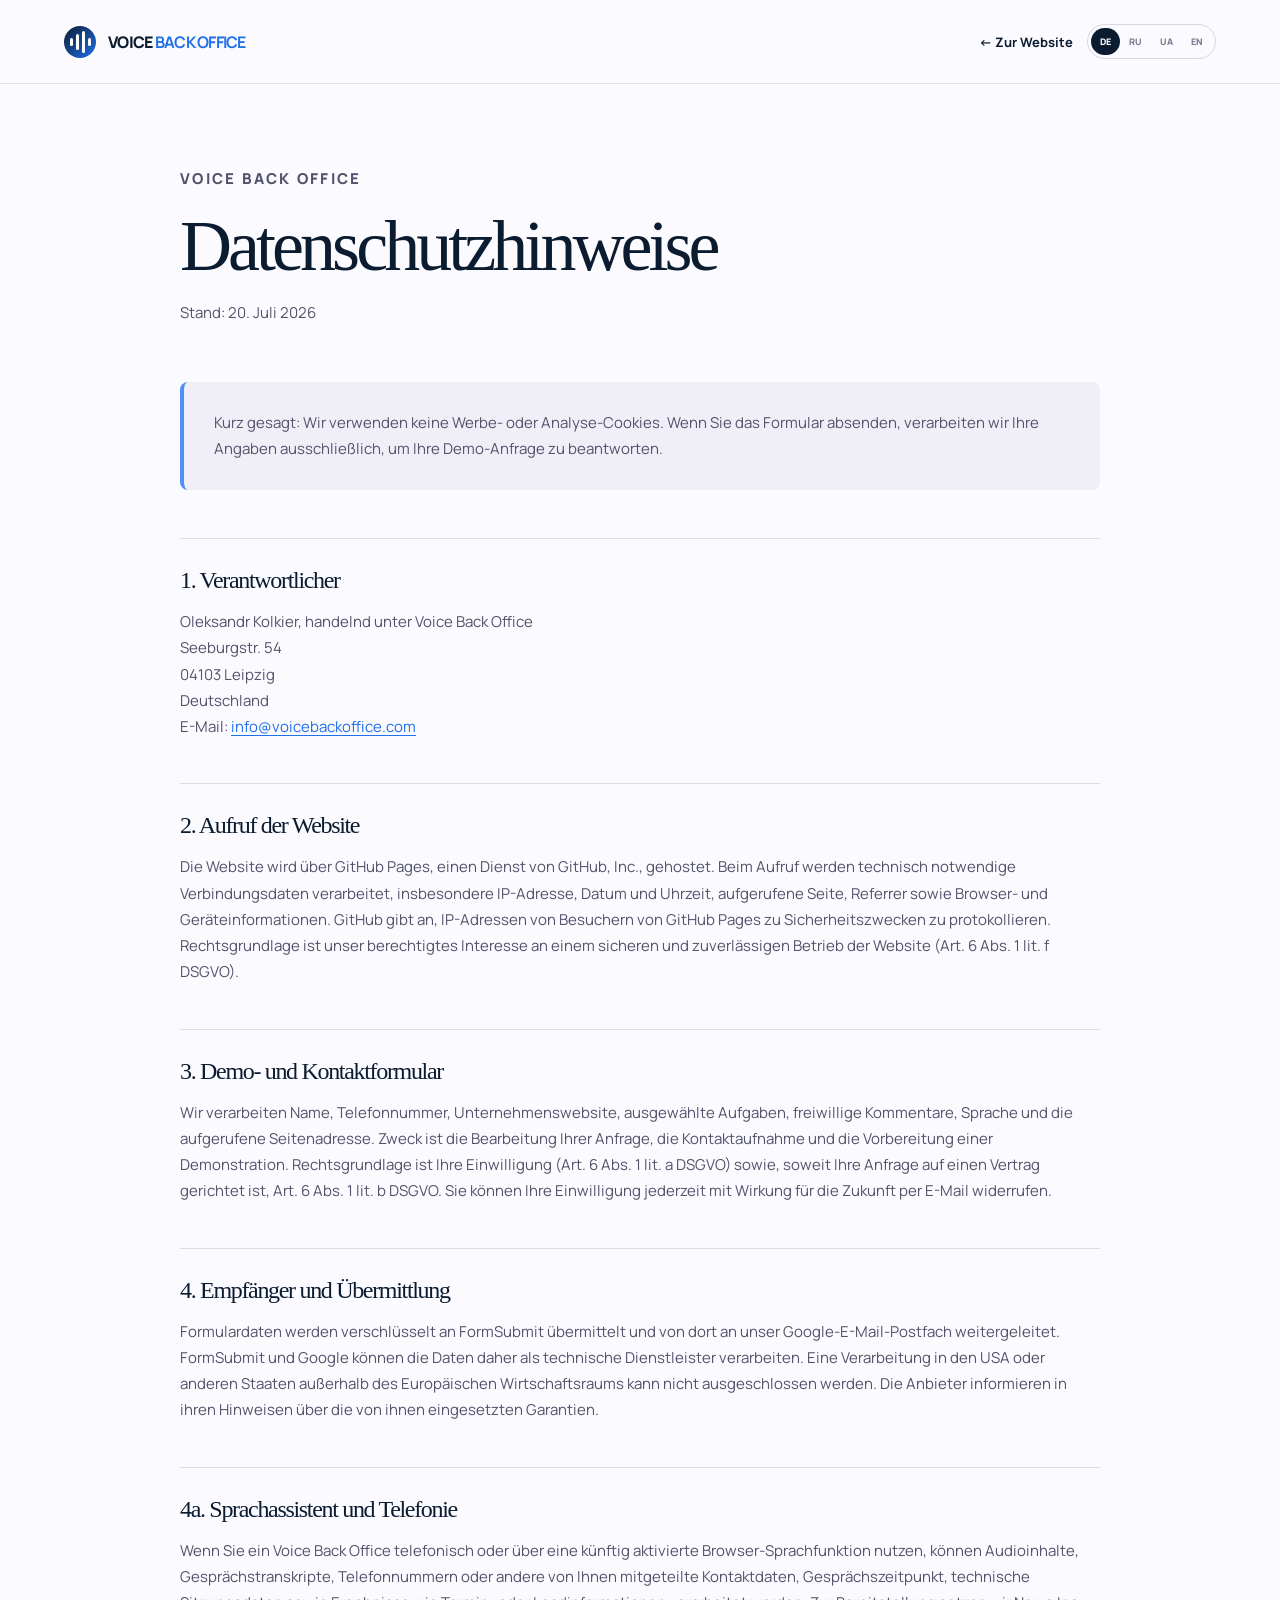
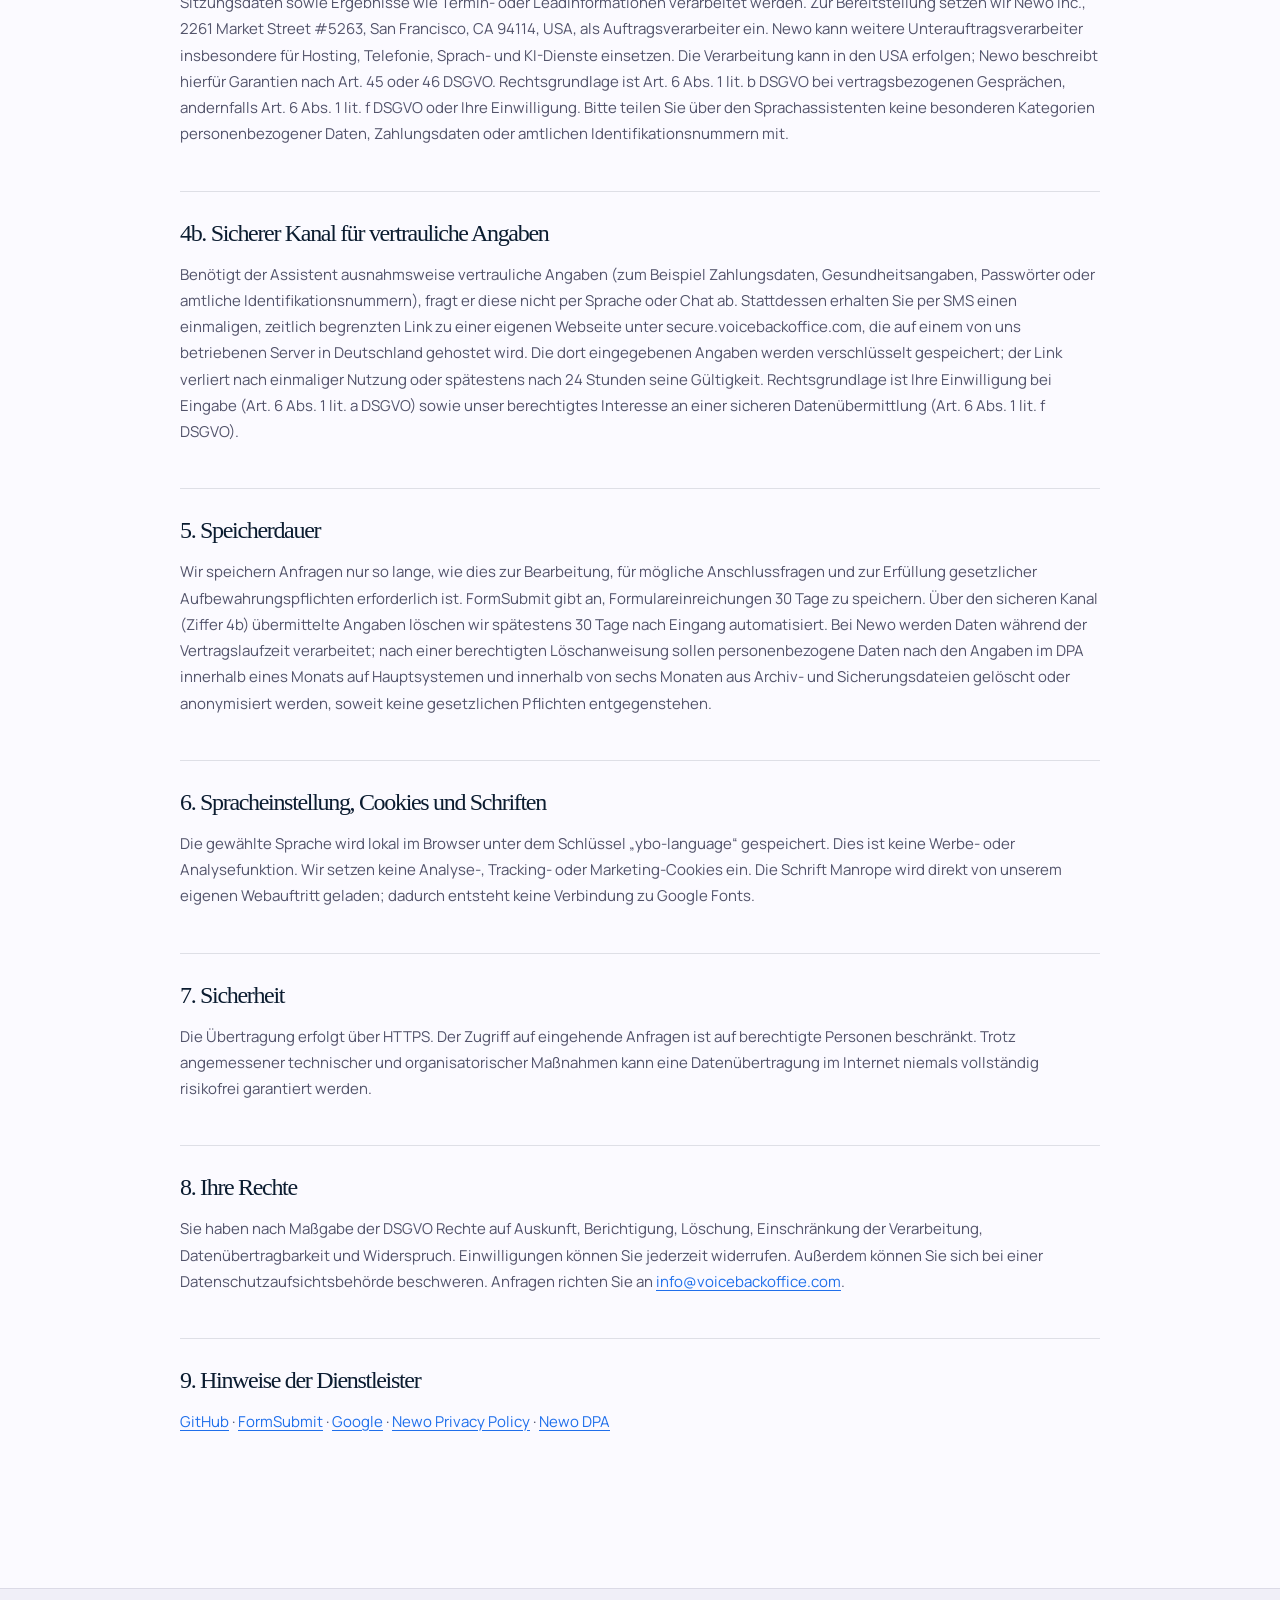
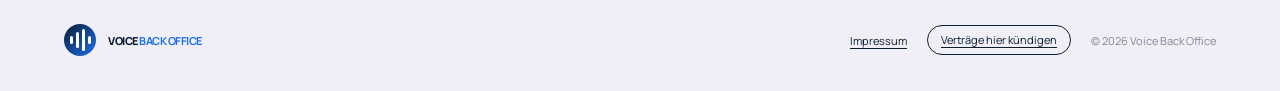
<file: privacy.html>
<!doctype html>
<html lang="de">
<head>
  <meta charset="UTF-8"><meta name="viewport" content="width=device-width, initial-scale=1.0">
  <meta name="description" content="Datenschutzhinweise von Voice Back Office"><title>Datenschutz — Voice Back Office</title>
  <link rel="icon" href="assets/favicon.svg" type="image/svg+xml">
  <link rel="stylesheet" href="styles.css"><link rel="stylesheet" href="language.css"><link rel="stylesheet" href="privacy.css">
</head>
<body class="privacy-page">
  <header class="header privacy-header"><a class="logo" href="index.html"><span class="logo-mark" aria-hidden="true"><i></i><i></i><i></i><i></i></span><span>VOICE <b>BACK OFFICE</b></span></a><div class="header-tools"><a class="privacy-back" href="index.html" data-copy="back">← Zur Website</a><nav class="language-switcher" aria-label="Sprache wählen"><button type="button" data-lang="de">DE</button><button type="button" data-lang="ru">RU</button><button type="button" data-lang="uk">UA</button><button type="button" data-lang="en">EN</button></nav></div></header>
  <main class="privacy-main">
    <article data-language="de">
      <p class="privacy-kicker">Voice Back Office</p><h1>Datenschutzhinweise</h1><p class="privacy-updated">Stand: 20. Juli 2026</p>
      <p class="privacy-summary">Kurz gesagt: Wir verwenden keine Werbe- oder Analyse-Cookies. Wenn Sie das Formular absenden, verarbeiten wir Ihre Angaben ausschließlich, um Ihre Demo-Anfrage zu beantworten.</p>
      <section><h2>1. Verantwortlicher</h2><p>Oleksandr Kolkier, handelnd unter Voice Back Office<br>Seeburgstr. 54<br>04103 Leipzig<br>Deutschland<br>E-Mail: <a href="mailto:info@voicebackoffice.com">info@voicebackoffice.com</a></p></section>
      <section><h2>2. Aufruf der Website</h2><p>Die Website wird über GitHub Pages, einen Dienst von GitHub, Inc., gehostet. Beim Aufruf werden technisch notwendige Verbindungsdaten verarbeitet, insbesondere IP-Adresse, Datum und Uhrzeit, aufgerufene Seite, Referrer sowie Browser- und Geräteinformationen. GitHub gibt an, IP-Adressen von Besuchern von GitHub Pages zu Sicherheitszwecken zu protokollieren. Rechtsgrundlage ist unser berechtigtes Interesse an einem sicheren und zuverlässigen Betrieb der Website (Art. 6 Abs. 1 lit. f DSGVO).</p></section>
      <section><h2>3. Demo- und Kontaktformular</h2><p>Wir verarbeiten Name, Telefonnummer, Unternehmenswebsite, ausgewählte Aufgaben, freiwillige Kommentare, Sprache und die aufgerufene Seitenadresse. Zweck ist die Bearbeitung Ihrer Anfrage, die Kontaktaufnahme und die Vorbereitung einer Demonstration. Rechtsgrundlage ist Ihre Einwilligung (Art. 6 Abs. 1 lit. a DSGVO) sowie, soweit Ihre Anfrage auf einen Vertrag gerichtet ist, Art. 6 Abs. 1 lit. b DSGVO. Sie können Ihre Einwilligung jederzeit mit Wirkung für die Zukunft per E-Mail widerrufen.</p></section>
      <section><h2>4. Empfänger und Übermittlung</h2><p>Formulardaten werden verschlüsselt an FormSubmit übermittelt und von dort an unser Google-E-Mail-Postfach weitergeleitet. FormSubmit und Google können die Daten daher als technische Dienstleister verarbeiten. Eine Verarbeitung in den USA oder anderen Staaten außerhalb des Europäischen Wirtschaftsraums kann nicht ausgeschlossen werden. Die Anbieter informieren in ihren Hinweisen über die von ihnen eingesetzten Garantien.</p></section>
      <section><h2>4a. Sprachassistent und Telefonie</h2><p>Wenn Sie ein Voice Back Office telefonisch oder über eine künftig aktivierte Browser-Sprachfunktion nutzen, können Audioinhalte, Gesprächstranskripte, Telefonnummern oder andere von Ihnen mitgeteilte Kontaktdaten, Gesprächszeitpunkt, technische Sitzungsdaten sowie Ergebnisse wie Termin- oder Leadinformationen verarbeitet werden. Zur Bereitstellung setzen wir Newo Inc., 2261 Market Street #5263, San Francisco, CA 94114, USA, als Auftragsverarbeiter ein. Newo kann weitere Unterauftragsverarbeiter insbesondere für Hosting, Telefonie, Sprach- und KI-Dienste einsetzen. Die Verarbeitung kann in den USA erfolgen; Newo beschreibt hierfür Garantien nach Art. 45 oder 46 DSGVO. Rechtsgrundlage ist Art. 6 Abs. 1 lit. b DSGVO bei vertragsbezogenen Gesprächen, andernfalls Art. 6 Abs. 1 lit. f DSGVO oder Ihre Einwilligung. Bitte teilen Sie über den Sprachassistenten keine besonderen Kategorien personenbezogener Daten, Zahlungsdaten oder amtlichen Identifikationsnummern mit.</p></section>
      <section><h2>4b. Sicherer Kanal für vertrauliche Angaben</h2><p>Benötigt der Assistent ausnahmsweise vertrauliche Angaben (zum Beispiel Zahlungsdaten, Gesundheitsangaben, Passwörter oder amtliche Identifikationsnummern), fragt er diese nicht per Sprache oder Chat ab. Stattdessen erhalten Sie per SMS einen einmaligen, zeitlich begrenzten Link zu einer eigenen Webseite unter secure.voicebackoffice.com, die auf einem von uns betriebenen Server in Deutschland gehostet wird. Die dort eingegebenen Angaben werden verschlüsselt gespeichert; der Link verliert nach einmaliger Nutzung oder spätestens nach 24 Stunden seine Gültigkeit. Rechtsgrundlage ist Ihre Einwilligung bei Eingabe (Art. 6 Abs. 1 lit. a DSGVO) sowie unser berechtigtes Interesse an einer sicheren Datenübermittlung (Art. 6 Abs. 1 lit. f DSGVO).</p></section>
      <section><h2>5. Speicherdauer</h2><p>Wir speichern Anfragen nur so lange, wie dies zur Bearbeitung, für mögliche Anschlussfragen und zur Erfüllung gesetzlicher Aufbewahrungspflichten erforderlich ist. FormSubmit gibt an, Formulareinreichungen 30 Tage zu speichern. Über den sicheren Kanal (Ziffer 4b) übermittelte Angaben löschen wir spätestens 30 Tage nach Eingang automatisiert. Bei Newo werden Daten während der Vertragslaufzeit verarbeitet; nach einer berechtigten Löschanweisung sollen personenbezogene Daten nach den Angaben im DPA innerhalb eines Monats auf Hauptsystemen und innerhalb von sechs Monaten aus Archiv- und Sicherungsdateien gelöscht oder anonymisiert werden, soweit keine gesetzlichen Pflichten entgegenstehen.</p></section>
      <section><h2>6. Spracheinstellung, Cookies und Schriften</h2><p>Die gewählte Sprache wird lokal im Browser unter dem Schlüssel „ybo-language“ gespeichert. Dies ist keine Werbe- oder Analysefunktion. Wir setzen keine Analyse-, Tracking- oder Marketing-Cookies ein. Die Schrift Manrope wird direkt von unserem eigenen Webauftritt geladen; dadurch entsteht keine Verbindung zu Google Fonts.</p></section>
      <section><h2>7. Sicherheit</h2><p>Die Übertragung erfolgt über HTTPS. Der Zugriff auf eingehende Anfragen ist auf berechtigte Personen beschränkt. Trotz angemessener technischer und organisatorischer Maßnahmen kann eine Datenübertragung im Internet niemals vollständig risikofrei garantiert werden.</p></section>
      <section><h2>8. Ihre Rechte</h2><p>Sie haben nach Maßgabe der DSGVO Rechte auf Auskunft, Berichtigung, Löschung, Einschränkung der Verarbeitung, Datenübertragbarkeit und Widerspruch. Einwilligungen können Sie jederzeit widerrufen. Außerdem können Sie sich bei einer Datenschutzaufsichtsbehörde beschweren. Anfragen richten Sie an <a href="mailto:info@voicebackoffice.com">info@voicebackoffice.com</a>.</p></section>
      <section><h2>9. Hinweise der Dienstleister</h2><p><a href="https://docs.github.com/en/site-policy/privacy-policies/github-general-privacy-statement" target="_blank" rel="noopener">GitHub</a> · <a href="https://formsubmit.co/privacy.pdf" target="_blank" rel="noopener">FormSubmit</a> · <a href="https://policies.google.com/privacy" target="_blank" rel="noopener">Google</a> · <a href="https://newo.ai/privacy-policy/" target="_blank" rel="noopener">Newo Privacy Policy</a> · <a href="https://newo.ai/data-processing-addendum/" target="_blank" rel="noopener">Newo DPA</a></p></section>
    </article>
    <article data-language="ru" hidden>
      <p class="privacy-kicker">Voice Back Office</p><h1>Политика конфиденциальности</h1><p class="privacy-updated">Редакция от 20 июля 2026 года</p>
      <p class="privacy-summary">Коротко: мы не используем рекламные или аналитические cookies. Данные из формы нужны только для ответа на заявку и подготовки демонстрации.</p>
      <section><h2>1. Кто отвечает за данные</h2><p>Oleksandr Kolkier, работающий под названием Voice Back Office<br>Seeburgstr. 54<br>04103 Leipzig<br>Германия<br>Электронная почта: <a href="mailto:info@voicebackoffice.com">info@voicebackoffice.com</a></p></section>
      <section><h2>2. Посещение сайта</h2><p>Сайт размещён на GitHub Pages, сервисе GitHub, Inc. При открытии страницы технически обрабатываются IP-адрес, дата и время, запрошенная страница, источник перехода, данные браузера и устройства. GitHub сообщает, что IP-адреса посетителей GitHub Pages регистрируются в целях безопасности. Основание — законный интерес в безопасной и стабильной работе сайта.</p></section>
      <section><h2>3. Форма заявки</h2><p>Мы получаем имя, телефон, сайт компании, выбранные задачи, добровольный комментарий, язык и адрес страницы. Данные нужны для ответа, связи с вами и подготовки демонстрации. Основанием служит ваше согласие и, когда применимо, действия до заключения договора. Согласие можно отозвать письмом на наш адрес.</p></section>
      <section><h2>4. Куда передаются данные</h2><p>Форма по защищённому соединению передаётся в FormSubmit, а затем пересылается в наш почтовый ящик Google. Поэтому FormSubmit и Google могут обрабатывать данные как технические поставщики. Нельзя исключить обработку в США или других странах за пределами ЕЭЗ. Поставщики описывают применяемые гарантии в своих политиках.</p></section>
      <section><h2>4a. Голосовой помощник и телефония</h2><p>При звонке в Voice Back Office или использовании будущей голосовой функции браузера могут обрабатываться аудио, расшифровка разговора, номер телефона и другие сообщённые контакты, время разговора, технические данные сессии, а также результаты — например, запись на встречу или информация о лиде. Для работы сервиса используется Newo Inc., Сан-Франциско, США, как обработчик данных. Newo привлекает субобработчиков для хостинга, телефонии, распознавания речи и ИИ; обработка может происходить в США с заявленными гарантиями по статьям 45 или 46 GDPR. Не сообщайте помощнику чувствительные данные, платёжные реквизиты и государственные идентификационные номера.</p></section>
      <section><h2>4b. Защищённый канал для конфиденциальных данных</h2><p>Если ассистенту в порядке исключения нужны конфиденциальные данные (например, платёжные реквизиты, медицинские сведения, пароли или государственные идентификационные номера), он не запрашивает их голосом или в чате. Вместо этого вы получаете по SMS одноразовую, ограниченную по времени ссылку на отдельную веб-страницу secure.voicebackoffice.com, которая размещена на нашем собственном сервере в Германии. Введённые там данные хранятся в зашифрованном виде; ссылка теряет силу после однократного использования или не позднее чем через 24 часа. Основание обработки — ваше согласие при вводе данных, а также наш законный интерес в безопасной передаче данных.</p></section>
      <section><h2>5. Срок хранения</h2><p>Мы храним заявки только столько, сколько нужно для ответа и выполнения требований закона. FormSubmit сообщает о хранении отправлений в течение 30 дней. Данные, переданные через защищённый канал (пункт 4b), мы автоматически удаляем не позднее чем через 30 дней после получения. По DPA Newo данные обрабатываются в течение договора, а после правомерного запроса должны удаляться или обезличиваться в течение одного месяца на основных системах и до шести месяцев в архивах и резервных копиях, если закон не требует иного.</p></section>
      <section><h2>6. Язык, cookies и шрифт</h2><p>Язык сохраняется локально в браузере под ключом «ybo-language». Это не реклама и не аналитика. На сайте нет аналитических, маркетинговых или отслеживающих cookies. Шрифт Manrope хранится на самом сайте, поэтому браузер не обращается к Google Fonts.</p></section>
      <section><h2>7. Безопасность</h2><p>Передача данных защищена HTTPS, а доступ к заявкам ограничен уполномоченными лицами. При этом ни один способ передачи через интернет не может быть гарантирован как абсолютно безопасный.</p></section>
      <section><h2>8. Ваши права</h2><p>Вы можете запросить доступ, исправление, удаление, ограничение обработки и перенос данных, возразить против обработки или отозвать согласие. Вы вправе обратиться в надзорный орган. Запросы направляйте на <a href="mailto:info@voicebackoffice.com">info@voicebackoffice.com</a>.</p></section>
      <section><h2>9. Политики поставщиков</h2><p><a href="https://docs.github.com/en/site-policy/privacy-policies/github-general-privacy-statement" target="_blank" rel="noopener">GitHub</a> · <a href="https://formsubmit.co/privacy.pdf" target="_blank" rel="noopener">FormSubmit</a> · <a href="https://policies.google.com/privacy" target="_blank" rel="noopener">Google</a> · <a href="https://newo.ai/privacy-policy/" target="_blank" rel="noopener">Newo Privacy Policy</a> · <a href="https://newo.ai/data-processing-addendum/" target="_blank" rel="noopener">Newo DPA</a></p></section>
    </article>
    <article data-language="uk" hidden>
      <p class="privacy-kicker">Voice Back Office</p><h1>Політика конфіденційності</h1><p class="privacy-updated">Редакція від 20 липня 2026 року</p>
      <p class="privacy-summary">Коротко: ми не використовуємо рекламні чи аналітичні cookies. Дані з форми потрібні лише для відповіді на заявку та підготовки демонстрації.</p>
      <section><h2>1. Хто відповідає за дані</h2><p>Oleksandr Kolkier, який діє під назвою Voice Back Office<br>Seeburgstr. 54<br>04103 Leipzig<br>Німеччина<br>Електронна пошта: <a href="mailto:info@voicebackoffice.com">info@voicebackoffice.com</a></p></section>
      <section><h2>2. Відвідування сайту</h2><p>Сайт розміщено на GitHub Pages, сервісі GitHub, Inc. Під час відкриття сторінки технічно обробляються IP-адреса, дата й час, запитана сторінка, джерело переходу, дані браузера та пристрою. GitHub повідомляє, що IP-адреси відвідувачів GitHub Pages реєструються з метою безпеки. Підстава — законний інтерес у безпечній і стабільній роботі сайту.</p></section>
      <section><h2>3. Форма заявки</h2><p>Ми отримуємо ім’я, телефон, сайт компанії, вибрані завдання, добровільний коментар, мову та адресу сторінки. Дані потрібні для відповіді, зв’язку з вами й підготовки демонстрації. Підставою є ваша згода та, коли це застосовно, дії до укладення договору. Згоду можна відкликати листом на нашу адресу.</p></section>
      <section><h2>4. Куди передаються дані</h2><p>Форма через захищене з’єднання передається до FormSubmit, а потім пересилається до нашої поштової скриньки Google. Тому FormSubmit і Google можуть обробляти дані як технічні постачальники. Не можна виключити обробку у США чи інших країнах за межами ЄЕЗ. Постачальники описують застосовувані гарантії у власних політиках.</p></section>
      <section><h2>4a. Голосовий асистент і телефонія</h2><p>Якщо ви телефонуєте голосовому асистенту або користуєтеся голосовою демонстрацією, можуть оброблятися ваш номер телефону, дата, час і тривалість дзвінка, технічні ідентифікатори, аудіо, транскрипція, зміст розмови, підсумок і дані запису. Newo, Inc. обробляє ці дані як наш процесор та може залучати субпроцесорів, зокрема постачальників хмарної інфраструктури, телефонії й моделей ШІ. За DPA Newo хмарне середовище розміщене у США; для міжнародних передавань Newo посилається на рішення про адекватність за ст. 45 GDPR або гарантії за ст. 46, включно зі стандартними договірними положеннями. Підставою обробки є виконання договору чи переддоговірні заходи, ваша згода, коли вона потрібна, та наш законний інтерес у наданні й захисті сервісу. Не повідомляйте асистенту платіжні дані, державні ідентифікатори чи інші особливо чутливі відомості.</p></section>
      <section><h2>4b. Захищений канал для конфіденційних даних</h2><p>Якщо асистенту у виняткових випадках потрібні конфіденційні дані (наприклад, платіжні реквізити, медичні відомості, паролі чи державні ідентифікаційні номери), він не запитує їх голосом або в чаті. Натомість ви отримуєте через SMS одноразове, обмежене в часі посилання на окрему вебсторінку secure.voicebackoffice.com, розміщену на нашому власному сервері в Німеччині. Введені там дані зберігаються в зашифрованому вигляді; посилання втрачає чинність після одноразового використання або не пізніше ніж через 24 години. Підставою обробки є ваша згода під час введення даних, а також наш законний інтерес у безпечній передачі даних.</p></section>
      <section><h2>5. Строк зберігання</h2><p>Ми зберігаємо заявки лише стільки, скільки потрібно для відповіді та виконання вимог закону. FormSubmit повідомляє про зберігання відправлень протягом 30 днів. Дані, передані через захищений канал (пункт 4b), ми автоматично видаляємо не пізніше ніж через 30 днів після отримання. За DPA Newo дані обробляються протягом строку договору, а після правомірної вимоги мають бути видалені або знеособлені протягом одного місяця в основних системах і до шести місяців в архівах та резервних копіях, якщо закон не вимагає іншого.</p></section>
      <section><h2>6. Мова, cookies і шрифт</h2><p>Вибрана мова зберігається локально у браузері під ключем «ybo-language». Це не реклама й не аналітика. На сайті немає аналітичних, маркетингових або відстежувальних cookies. Шрифт Manrope зберігається на самому сайті, тому браузер не звертається до Google Fonts.</p></section>
      <section><h2>7. Безпека</h2><p>Передавання даних захищене HTTPS, а доступ до заявок обмежено уповноваженими особами. Водночас жоден спосіб передавання через інтернет не може бути гарантований як абсолютно безпечний.</p></section>
      <section><h2>8. Ваші права</h2><p>Ви можете запитати доступ, виправлення, видалення, обмеження обробки та перенесення даних, заперечити проти обробки або відкликати згоду. Ви маєте право звернутися до компетентного органу із захисту даних. Запити надсилайте на <a href="mailto:info@voicebackoffice.com">info@voicebackoffice.com</a>.</p></section>
      <section><h2>9. Політики постачальників</h2><p><a href="https://docs.github.com/en/site-policy/privacy-policies/github-general-privacy-statement" target="_blank" rel="noopener">GitHub</a> · <a href="https://formsubmit.co/privacy.pdf" target="_blank" rel="noopener">FormSubmit</a> · <a href="https://policies.google.com/privacy" target="_blank" rel="noopener">Google</a> · <a href="https://newo.ai/privacy-policy/" target="_blank" rel="noopener">Newo Privacy Policy</a> · <a href="https://newo.ai/data-processing-addendum/" target="_blank" rel="noopener">Newo DPA</a></p></section>
    </article>
    <article data-language="en" hidden>
      <p class="privacy-kicker">Voice Back Office</p><h1>Privacy notice</h1><p class="privacy-updated">Last updated: 20 July 2026</p>
      <p class="privacy-summary">In short: we do not use advertising or analytics cookies. Form information is used only to answer your enquiry and prepare a demonstration.</p>
      <section><h2>1. Data controller</h2><p>Oleksandr Kolkier, trading as Voice Back Office<br>Seeburgstr. 54<br>04103 Leipzig<br>Germany<br>Email: <a href="mailto:info@voicebackoffice.com">info@voicebackoffice.com</a></p></section>
      <section><h2>2. Visiting the website</h2><p>This website is hosted on GitHub Pages, a service provided by GitHub, Inc. Technical connection data is processed when a page opens, including IP address, date and time, requested page, referrer, browser and device information. GitHub states that GitHub Pages visitor IP addresses are logged for security purposes. The legal basis is our legitimate interest in operating a secure and reliable website.</p></section>
      <section><h2>3. Demo and contact form</h2><p>We process your name, telephone number, company website, selected tasks, optional comments, language and page URL to handle your enquiry, contact you and prepare a demonstration. The legal basis is your consent and, where applicable, steps taken at your request before entering into a contract. You may withdraw consent at any time by email.</p></section>
      <section><h2>4. Recipients and transfers</h2><p>Form data is sent over an encrypted connection to FormSubmit and forwarded to our Google email account. FormSubmit and Google may process the data as technical service providers. Processing in the United States or other countries outside the EEA cannot be excluded. Their privacy notices describe the safeguards they apply.</p></section>
      <section><h2>4a. Voice assistant and telephony</h2><p>If you call the voice assistant or use a voice demonstration, we may process your telephone number, call date, time and duration, technical identifiers, audio, transcript, conversation content, summaries and appointment details. Newo, Inc. processes this information on our behalf and may engage subprocessors, including cloud, telephony and AI-model providers. Newo's DPA states that its cloud environment is hosted in the United States and that international transfers rely on an Article 45 adequacy decision or Article 46 safeguards, including Standard Contractual Clauses. The legal bases are contract performance or pre-contractual steps, consent where required, and our legitimate interest in providing and securing the service. Do not disclose payment-card data, government identifiers or other especially sensitive information to the assistant.</p></section>
      <section><h2>4b. Secure channel for confidential information</h2><p>If the assistant exceptionally needs confidential information (for example payment details, health information, passwords or government identification numbers), it does not ask for this by voice or chat. Instead you receive a one-time, time-limited link by SMS to a separate web page at secure.voicebackoffice.com, hosted on a server we operate in Germany. Information entered there is stored encrypted; the link becomes invalid after a single use or at the latest after 24 hours. The legal basis is your consent when entering the data and our legitimate interest in secure data transmission.</p></section>
      <section><h2>5. Retention</h2><p>We keep enquiries only for as long as necessary to respond and comply with legal duties. FormSubmit states that submissions are retained for 30 days. Information submitted through the secure channel (item 4b) is automatically deleted no later than 30 days after receipt. Under Newo's DPA, data is processed for the contract term and, following a valid deletion instruction, should be deleted or anonymised within one month on primary systems and within six months from archives and backups, unless law requires otherwise.</p></section>
      <section><h2>6. Language preference, cookies and fonts</h2><p>Your language preference is stored locally under “ybo-language”. This is not advertising or analytics. We do not use analytics, tracking or marketing cookies. Manrope is served directly from our website, so loading a page does not connect to Google Fonts.</p></section>
      <section><h2>7. Security</h2><p>Data is transmitted over HTTPS and access to enquiries is restricted to authorised persons. No internet transmission can be guaranteed to be completely risk-free.</p></section>
      <section><h2>8. Your rights</h2><p>Subject to applicable law, you may request access, correction, deletion, restriction, portability or object to processing. You may withdraw consent and lodge a complaint with a competent authority. Send requests to <a href="mailto:info@voicebackoffice.com">info@voicebackoffice.com</a>.</p></section>
      <section><h2>9. Provider notices</h2><p><a href="https://docs.github.com/en/site-policy/privacy-policies/github-general-privacy-statement" target="_blank" rel="noopener">GitHub</a> · <a href="https://formsubmit.co/privacy.pdf" target="_blank" rel="noopener">FormSubmit</a> · <a href="https://policies.google.com/privacy" target="_blank" rel="noopener">Google</a> · <a href="https://newo.ai/privacy-policy/" target="_blank" rel="noopener">Newo Privacy Policy</a> · <a href="https://newo.ai/data-processing-addendum/" target="_blank" rel="noopener">Newo DPA</a></p></section>
    </article>
  </main>
  <footer><a class="logo" href="index.html"><span class="logo-mark"><i></i><i></i><i></i><i></i></span><span>VOICE <b>BACK OFFICE</b></span></a><nav class="footer-links"><a href="imprint.html?lang=de">Impressum</a><a class="footer-cancel" data-copy="cancel" href="mailto:info@voicebackoffice.com?subject=K%C3%BCndigung%20eines%20Vertrags">Verträge hier kündigen</a><span>© 2026 Voice Back Office</span></nav></footer>
  <script src="privacy.js"></script>
</body>
</html>
</file>
<file: styles.css>
@font-face{font-family:Manrope;font-style:normal;font-weight:400;font-display:swap;src:url('assets/manrope-400.ttf') format('truetype')}@font-face{font-family:Manrope;font-style:normal;font-weight:500;font-display:swap;src:url('assets/manrope-500.ttf') format('truetype')}@font-face{font-family:Manrope;font-style:normal;font-weight:600;font-display:swap;src:url('assets/manrope-600.ttf') format('truetype')}@font-face{font-family:Manrope;font-style:normal;font-weight:700;font-display:swap;src:url('assets/manrope-700.ttf') format('truetype')}@font-face{font-family:Manrope;font-style:normal;font-weight:800;font-display:swap;src:url('assets/manrope-800.ttf') format('truetype')}:root{--ink:#171526;--paper:#f8f5f2;--lime:#ef5b8d;--violet:#6256d8;--muted:#6b6875;--line:rgba(23,21,38,.12)}
*{box-sizing:border-box}html{scroll-behavior:smooth}body{margin:0;font-family:Manrope,Arial,sans-serif;background:var(--paper);color:var(--ink)}a{color:inherit;text-decoration:none}.header{height:84px;padding:0 max(5vw,28px);display:flex;align-items:center;justify-content:space-between;background:#11121a;color:#fff;border-bottom:1px solid rgba(255,255,255,.1);position:relative;z-index:10}.logo{display:flex;align-items:center;gap:12px;font-weight:800;letter-spacing:-.03em}.logo b{color:var(--lime)}.logo-mark{width:32px;height:32px;display:flex;align-items:center;justify-content:center;gap:3px;background:var(--lime);border-radius:50%}.logo-mark i{display:block;width:3px;background:#11121a;border-radius:4px}.logo-mark i:nth-child(1),.logo-mark i:nth-child(4){height:8px}.logo-mark i:nth-child(2){height:16px}.logo-mark i:nth-child(3){height:22px}.header-cta{padding:11px 18px;border:1px solid rgba(255,255,255,.32);border-radius:100px;font-size:13px;font-weight:700}.header-cta span{color:var(--lime);margin-left:7px}.hero{min-height:720px;background:#11121a;color:#fff;padding:90px max(6vw,32px);display:grid;grid-template-columns:1.1fr .9fr;gap:8vw;align-items:center;position:relative;overflow:hidden}.hero-copy,.voice-card{position:relative;z-index:2}.eyebrow{display:flex;align-items:center;gap:10px;text-transform:uppercase;letter-spacing:.16em;font-size:11px;font-weight:800;color:#d6d6dc;margin-bottom:28px}.eyebrow span{width:8px;height:8px;background:var(--lime);border-radius:50%;box-shadow:0 0 16px var(--lime)}.eyebrow.dark{color:#6b6c72}.hero h1,.section h2,.demo h2{font-size:clamp(46px,5.2vw,78px);line-height:.99;letter-spacing:-.065em;margin:0;font-weight:700}.hero h1 em,.section h2 em,.demo h2 em{font-style:normal;color:var(--lime)}.hero-lead{font-size:18px;line-height:1.65;color:#b6b7bd;max-width:610px;margin:28px 0}.hero-actions{display:flex;align-items:center;gap:28px}.button{display:inline-flex;align-items:center;justify-content:space-between;gap:25px;padding:17px 21px;border-radius:6px;font:700 14px Manrope;border:0;cursor:pointer}.button-primary{background:var(--lime);color:#11121a;box-shadow:0 8px 30px rgba(202,255,61,.16)}.button span{font-size:20px}.text-link{font-size:13px;color:#d2d2d7;border-bottom:1px solid #606169;padding:10px 0}.text-link span{color:var(--lime);margin-left:7px}.hero-proof{display:flex;align-items:center;margin-top:48px}.avatars{display:flex;margin-right:15px}.avatars span{width:34px;height:34px;border-radius:50%;display:grid;place-items:center;background:#7457ff;border:2px solid #11121a;font-size:9px;font-weight:800;margin-left:-8px}.avatars span:first-child{margin:0;background:#eb896c}.avatars span:nth-child(2){background:#5ab7a5}.avatars span:nth-child(3){background:#eac65f}.avatars span:last-child{background:#2d2e38}.hero-proof p{font-size:10px;line-height:1.5;color:#909198;margin:0}.hero-proof b{font-size:11px;color:#fff}.hero-glow{position:absolute;border-radius:50%;filter:blur(110px);opacity:.22}.hero-glow.one{width:460px;height:460px;background:#7457ff;right:-120px;top:-100px}.hero-glow.two{width:220px;height:220px;background:#caff3d;left:35%;bottom:-180px}.voice-card{max-width:510px;justify-self:end;background:linear-gradient(145deg,rgba(255,255,255,.09),rgba(255,255,255,.025));border:1px solid rgba(255,255,255,.14);border-radius:22px;padding:26px 32px 28px;text-align:center;box-shadow:0 40px 90px rgba(0,0,0,.35);backdrop-filter:blur(20px)}.call-top{font-size:9px;letter-spacing:.15em;text-align:left;color:#a9aab1}.live-dot{display:inline-block;width:7px;height:7px;border-radius:50%;background:#ff5d5d;margin-right:7px;box-shadow:0 0 8px #ff5d5d}.call-time{float:right;color:#fff;letter-spacing:.08em}.assistant-orb{width:116px;height:116px;border-radius:50%;display:grid;place-items:center;margin:24px auto 16px;background:radial-gradient(circle,rgba(202,255,61,.3),rgba(116,87,255,.1) 50%,transparent 70%);animation:pulse 3s ease-in-out infinite}.orb-core{width:70px;height:70px;border-radius:50%;background:conic-gradient(from 30deg,var(--lime),#6dffbd,var(--violet),var(--lime));filter:saturate(1.2);box-shadow:0 0 35px rgba(202,255,61,.35)}.voice-card h2{font-size:18px;margin:0}.voice-card>p{font-size:11px;color:#8e8f97;margin:6px}.wave{height:48px;display:flex;align-items:center;justify-content:center;gap:5px;margin:12px 0}.wave i{width:3px;height:10px;background:var(--lime);border-radius:4px;animation:wave 1.2s ease-in-out infinite}.wave i:nth-child(3n){animation-delay:.2s;height:28px}.wave i:nth-child(4n){animation-delay:.4s;height:18px}.wave i:nth-child(5n){animation-delay:.1s;height:35px}.dialogue{background:rgba(255,255,255,.07);border-radius:9px;padding:14px;text-align:left;display:flex;gap:10px}.dialogue span{background:var(--lime);color:#11121a;width:24px;height:24px;display:grid;place-items:center;border-radius:50%;font-size:8px;font-weight:800;flex:0 0 auto}.dialogue p{font-size:11px;line-height:1.5;margin:0;color:#d7d7da}.call-stats{display:grid;grid-template-columns:repeat(3,1fr);gap:10px;margin-top:20px}.call-stats div{border-right:1px solid rgba(255,255,255,.1)}.call-stats div:last-child{border:0}.call-stats b,.call-stats small{display:block}.call-stats b{font-size:14px}.call-stats small{font-size:8px;color:#777984;margin-top:3px}.ticker{overflow:hidden;background:var(--lime);padding:15px 0;white-space:nowrap;font-size:11px;font-weight:800;text-transform:uppercase;letter-spacing:.12em}.ticker div{word-spacing:18px;min-width:max-content;animation:ticker 24s linear infinite}.ticker span{color:var(--violet)}.section{padding:110px max(6vw,32px)}.section-heading h2{font-size:clamp(38px,4.4vw,66px)}.section-heading h2 em{color:var(--violet)}.problems{background:#f5f2ec}.metrics{display:grid;grid-template-columns:repeat(3,1fr);border-top:1px solid var(--line);margin-top:70px}.metrics article{padding:40px 8vw 10px 0;border-right:1px solid var(--line)}.metrics article+article{padding-left:4vw}.metrics article:last-child{border-right:0}.metrics strong{font-size:56px;letter-spacing:-.06em}.metrics p{color:var(--muted);font-size:13px;line-height:1.7}.how{background:#fff}.centered{text-align:center;max-width:760px;margin:auto}.centered .eyebrow{justify-content:center}.centered>p{color:var(--muted);line-height:1.6}.steps{display:grid;grid-template-columns:repeat(3,1fr);gap:16px;margin-top:65px}.steps article{background:#f5f2ec;padding:28px;min-height:310px;position:relative;border-radius:4px}.step-num{font-size:10px;color:#85868d}.step-icon{width:64px;height:64px;border-radius:50%;background:#11121a;color:var(--lime);display:grid;place-items:center;font-size:26px;margin:45px 0 28px}.steps article:nth-child(2) .step-icon{background:var(--violet);color:#fff}.steps article:nth-child(3) .step-icon{background:var(--lime);color:#11121a}.steps h3{font-size:20px;margin:0 0 12px}.steps p{color:var(--muted);font-size:13px;line-height:1.65;margin:0}.demo{background:#15161d;color:#fff;display:grid;grid-template-columns:.85fr 1.15fr;gap:9vw;align-items:center}.demo h2{font-size:clamp(40px,4.8vw,68px)}.demo-copy>p{color:#a8a9b0;line-height:1.7;margin:25px 0}.demo ul{list-style:none;padding:0}.demo li{font-size:13px;margin:15px 0;color:#d7d7db}.demo li:before{content:'✓';display:inline-grid;place-items:center;width:20px;height:20px;border-radius:50%;background:rgba(202,255,61,.12);color:var(--lime);margin-right:10px}.demo-form{background:#fff;color:#11121a;padding:32px;border-radius:12px}.form-head{display:flex;align-items:flex-end;justify-content:space-between;border-bottom:1px solid var(--line);padding-bottom:22px;margin-bottom:24px}.form-head span{font-size:21px;font-weight:800}.form-head small{font-size:9px;color:#777}.demo-form label{display:block;font-size:10px;font-weight:800;text-transform:uppercase;letter-spacing:.08em;margin-bottom:18px}.demo-form input,.demo-form select{display:block;width:100%;height:50px;border:1px solid #dedee1;background:#f9f9fa;border-radius:4px;padding:0 14px;margin-top:8px;font:500 13px Manrope;outline:none}.demo-form input:focus,.demo-form select:focus{border-color:var(--violet);box-shadow:0 0 0 3px rgba(116,87,255,.1)}.form-row{display:grid;grid-template-columns:1fr 1fr;gap:14px}.consent{display:flex!important;align-items:center;text-transform:none!important;letter-spacing:0!important;color:#777}.consent input{width:16px;height:16px;margin:0 9px 0 0;accent-color:var(--violet)}.submit{width:100%}.form-status{font-size:11px;color:#d74848;margin:10px 0 0;min-height:16px}footer{padding:35px max(5vw,28px);display:flex;align-items:center;justify-content:space-between;background:#0e0f14;color:#fff;border-top:1px solid rgba(255,255,255,.1);font-size:11px}footer p,footer>span{color:#85868d}.success-modal{position:fixed;inset:0;background:rgba(4,5,8,.76);z-index:100;display:grid;place-items:center;padding:20px}.success-modal[hidden]{display:none}.success-card{max-width:420px;background:#fff;border-radius:14px;text-align:center;padding:42px;color:#11121a}.success-icon{width:58px;height:58px;background:var(--lime);border-radius:50%;display:grid;place-items:center;margin:auto;font-size:24px}.success-card h2{font-size:30px}.success-card p{color:var(--muted);line-height:1.6}.success-card button{border:0;background:#11121a;color:#fff;padding:13px 30px;border-radius:5px;font:700 13px Manrope;cursor:pointer}@keyframes wave{0%,100%{transform:scaleY(.45);opacity:.55}50%{transform:scaleY(1.3);opacity:1}}@keyframes pulse{50%{transform:scale(1.06)}}@keyframes ticker{to{transform:translateX(-40%)}}
@media(max-width:900px){.hero{grid-template-columns:1fr;padding-top:65px}.voice-card{justify-self:center;width:min(100%,510px)}.metrics,.steps{grid-template-columns:1fr}.metrics article,.metrics article+article{border-right:0;border-bottom:1px solid var(--line);padding:28px 0}.demo{grid-template-columns:1fr;gap:45px}.header-cta{font-size:0}.header-cta span{font-size:18px;margin:0}}
@media(max-width:560px){.header{height:70px}.hero{padding:56px 20px}.hero h1{font-size:43px}.hero-lead{font-size:15px}.hero-actions{align-items:stretch;flex-direction:column;gap:10px}.button{width:100%}.text-link{text-align:center}.voice-card{padding:20px 16px}.section{padding:78px 20px}.section-heading h2,.demo h2{font-size:40px}.steps article{min-height:280px}.form-row{grid-template-columns:1fr}.demo-form{padding:22px 18px}.form-head{align-items:flex-start;flex-direction:column;gap:7px}footer{align-items:flex-start;flex-direction:column;gap:12px}.metrics strong{font-size:48px}}

/* 2026 premium editorial redesign */
body{background:#f8f5f2}main{display:flex;flex-direction:column}.hero{order:1}.ticker{order:2}.industries{order:3}.problems{order:4}.how{order:5}.platform{order:6}.launch{order:7}.operations{order:8}.security{order:9}.demo{order:10}.partners{order:11}h1,h2{font-family:Georgia,'Times New Roman',serif;font-weight:400!important;letter-spacing:-.055em!important}.hero h1 em,.section h2 em,.demo h2 em{font-style:italic;font-weight:400}.header{background:rgba(20,18,34,.96);backdrop-filter:blur(18px);position:sticky;top:0}.main-nav{display:flex;gap:28px;margin-left:auto;margin-right:32px}.main-nav a{font-size:11px;color:#c9c6d4;transition:.2s}.main-nav a:hover{color:#fff}.header-tools{display:flex;align-items:center;gap:18px}.logo b{color:#f17aa1}.logo-mark{background:linear-gradient(135deg,#6256d8,#ef5b8d)}.logo-mark i{background:#fff}.hero{background:radial-gradient(circle at 88% 15%,rgba(98,86,216,.3),transparent 35%),linear-gradient(145deg,#151322,#20172b 65%,#151322);padding-top:104px}.button-primary{background:linear-gradient(135deg,#f47da4,#e94d82);color:#fff;box-shadow:0 12px 34px rgba(239,91,141,.25)}.ticker{color:#fff;background:linear-gradient(90deg,#6256d8,#8c4fbd,#ef5b8d)}.ticker span{color:#fff}.assistant-orb{background:radial-gradient(circle,rgba(239,91,141,.3),rgba(98,86,216,.12) 52%,transparent 70%)}.orb-core{background:conic-gradient(from 30deg,#ef5b8d,#f4a2bd,#6256d8,#ef5b8d);box-shadow:0 0 36px rgba(239,91,141,.36)}.wave i,.dialogue span{background:#ef5b8d;color:#fff}.eyebrow span{background:#ef5b8d;box-shadow:0 0 16px rgba(239,91,141,.7)}
.platform{background:#fff}.platform-heading{display:grid;grid-template-columns:1.4fr .6fr;gap:10vw;align-items:end}.platform-heading>p{font-size:16px;line-height:1.8;color:var(--muted);margin:0 0 5px}.integration-board{display:grid;grid-template-columns:repeat(4,1fr);border-top:1px solid var(--line);border-left:1px solid var(--line);margin-top:70px}.integration-board article{min-height:260px;padding:30px 26px;border-right:1px solid var(--line);border-bottom:1px solid var(--line);transition:.25s}.integration-board article:hover{background:#f5f0f7;transform:translateY(-4px)}.integration-board span,.partner-options>article>span{font-size:10px;color:#9a96a3}.integration-board h3{font-size:19px;margin:72px 0 12px}.integration-board p,.integration-note{color:var(--muted);font-size:13px;line-height:1.65}.integration-note{text-align:right;margin-top:18px}
.launch{background:#1a1728;color:#fff;display:grid;grid-template-columns:.9fr 1.1fr;gap:10vw}.launch-intro>p{color:#b5b1c0;line-height:1.75;max-width:540px;margin:28px 0}.button-light{background:#fff;color:#1a1728;margin-top:14px}.launch-timeline article{display:grid;grid-template-columns:55px 1fr;gap:22px;padding:30px 0;border-top:1px solid rgba(255,255,255,.15)}.launch-timeline article:last-child{border-bottom:1px solid rgba(255,255,255,.15)}.launch-timeline b{color:#f17aa1;font-size:11px}.launch-timeline h3{font-size:20px;margin:0 0 10px}.launch-timeline p{font-size:13px;line-height:1.65;color:#aaa6b5;margin:0}
.operations{background:#eee9ef;display:grid;grid-template-columns:1fr 1fr;gap:18px}.operations-card,.operations-grid article{background:#fff;border-radius:18px;padding:42px}.operations-main{display:flex;flex-direction:column;justify-content:flex-end;min-height:550px;background:linear-gradient(150deg,#fff 30%,#f3e6ee)}.operations-main p{color:var(--muted);line-height:1.75;max-width:580px}.operations-grid{display:grid;gap:18px}.operations-grid article{min-height:170px;display:grid;grid-template-columns:58px 1fr;column-gap:18px}.operations-grid .feature-symbol{grid-row:1/3;width:52px;height:52px;border-radius:50%;display:grid;place-items:center;background:#ede9fa;color:#6256d8;font-size:22px}.operations-grid h3{font-size:18px;margin:4px 0 8px}.operations-grid p{color:var(--muted);font-size:13px;line-height:1.6;margin:0}
.partners{background:linear-gradient(145deg,#5c4fce,#814eb7 58%,#d64f86);color:#fff;display:grid;grid-template-columns:1fr 1fr;gap:10vw}.partner-copy p{color:#e4dff0;line-height:1.75;max-width:600px}.partner-options article{padding:24px 0;border-top:1px solid rgba(255,255,255,.25)}.partner-options h3{font-size:18px;margin:7px 0}.partner-options p{font-size:12px;line-height:1.6;color:#ded8e9;margin:0}.partner-button{background:#fff;color:#332d69;width:100%;margin-top:26px}.footer-links{display:flex;align-items:center;gap:18px}.demo-form input,.demo-form textarea,.demo-form select{color:#171526!important;caret-color:#6256d8}.demo-form textarea{display:block;width:100%;border:1px solid #dedee1;background:#f9f9fa;border-radius:4px;padding:14px;margin-top:8px;font:500 13px Manrope;outline:none}.demo-form input::placeholder,.demo-form textarea::placeholder{color:#8b8991;opacity:1}
@media(max-width:1050px){.main-nav{display:none}.platform-heading,.launch,.operations,.partners{grid-template-columns:1fr}.integration-board{grid-template-columns:repeat(2,1fr)}}
@media(max-width:560px){.integration-board{grid-template-columns:1fr}.platform-heading{display:block}.integration-board article{min-height:210px}.integration-board h3{margin-top:45px}.operations-card,.operations-grid article{padding:26px}.operations-main{min-height:420px}.partners{gap:45px}.language-switcher{display:none}}
.footer-cancel{border:1px solid currentColor;border-radius:999px;padding:8px 13px;line-height:1.1;white-space:nowrap}
</file>
<file: language.css>
.header-tools {
  display: flex;
  align-items: center;
  gap: 14px;
}

.language-switcher {
  display: flex;
  padding: 3px;
  border: 1px solid rgba(255, 255, 255, .16);
  border-radius: 100px;
}

.language-switcher button {
  border: 0;
  background: transparent;
  color: #8f9098;
  border-radius: 100px;
  padding: 7px 9px;
  font: 800 9px Manrope, sans-serif;
  cursor: pointer;
}

.language-switcher button.active {
  background: var(--lime);
  color: #11121a;
}

.eyebrow [data-i18n] {
  width: auto;
  height: auto;
  background: none;
  border-radius: 0;
  box-shadow: none;
  line-height: 1.45;
}

.demo-form textarea {
  display: block;
  width: 100%;
  resize: vertical;
  min-height: 92px;
  border: 1px solid #dedee1;
  background: #f9f9fa;
  border-radius: 4px;
  padding: 13px 14px;
  margin-top: 8px;
  font: 500 13px Manrope, sans-serif;
  color: #24233b;
  -webkit-text-fill-color: #24233b;
  caret-color: var(--lime);
  outline: none;
}

.demo-form input,
.demo-form select {
  color: #24233b;
  -webkit-text-fill-color: #24233b;
  caret-color: var(--lime);
}

.demo-form input::placeholder,
.demo-form textarea::placeholder {
  color: #85859a;
  -webkit-text-fill-color: #85859a;
  opacity: 1;
}

.demo-form select option { color: #24233b; background: #fff; }

.voice-demo-action { margin-top: 30px; }
.voice-demo-label { display: flex; align-items: center; gap: 8px; margin: 0 0 11px; color: #d7d8e1; font-size: 9px; letter-spacing: .13em; }
.voice-demo-label span { width: 7px; height: 7px; border-radius: 50%; background: var(--violet); box-shadow: 0 0 13px rgba(231, 77, 133, .8); }
.voice-demo-button {
  width: 100%;
  max-width: 440px;
  color: #fff;
  background: linear-gradient(110deg, var(--lime), #6f52df 58%, var(--violet));
  box-shadow: 0 14px 34px rgba(82, 83, 216, .28);
}
.voice-demo-button:hover { transform: translateY(-1px); }
.voice-demo-button:disabled { cursor: wait; opacity: .72; }
.voice-demo-button span { color: #fff; }
.voice-demo-note { max-width: 440px; margin: 10px 0 0; color: #8f9098; font-size: 10px; line-height: 1.55; }
.voice-demo-status { min-height: 18px; max-width: 440px; margin: 7px 0 0; color: #f2a9c2; font-size: 11px; }

.demo-form textarea:focus {
  border-color: var(--violet);
  box-shadow: 0 0 0 3px rgba(116, 87, 255, .1);
}

.form-honey { display: none !important; }

.consent { align-items: flex-start; line-height: 1.45; }
.consent input { flex: 0 0 auto; margin-top: 1px; }
.consent a { color: var(--ink); text-decoration: underline; text-underline-offset: 2px; }
.footer-links { display: flex; align-items: center; gap: 20px; }
.footer-links a { text-decoration: underline; text-underline-offset: 3px; }
.footer-links span { color: #85868d; }

.task-options {
  border: 0;
  padding: 0;
  margin: 0 0 18px;
}

.task-options legend {
  margin-bottom: 10px;
  font-size: 10px;
  font-weight: 800;
  text-transform: uppercase;
  letter-spacing: .08em;
}

.task-options label {
  display: flex;
  align-items: center;
  min-height: 38px;
  margin: 0 0 7px;
  padding: 8px 11px;
  border: 1px solid #e1e1e4;
  border-radius: 5px;
  background: #f9f9fa;
  font-size: 11px;
  line-height: 1.35;
  text-transform: none;
  letter-spacing: 0;
  cursor: pointer;
}

.task-options label:has(input:checked) {
  border-color: var(--violet);
  background: rgba(116, 87, 255, .07);
}

.task-options input {
  width: 16px;
  height: 16px;
  flex: 0 0 auto;
  margin: 0 9px 0 0;
  accent-color: var(--violet);
}

@media (max-width: 560px) {
  .header { padding-inline: 20px; }
  .header-tools { gap: 7px; }
  .language-switcher button { padding: 6px 7px; }
  html[lang="de"] .hero h1 { font-size: 39px; }
  .footer-links { align-items: flex-start; flex-direction: column; gap: 9px; }
}

/* Voice Back Office — luminous indigo and raspberry pink */
:root {
  --ink: #24234a;
  --paper: #fbfaff;
  --lime: #5253d8;
  --violet: #e74d85;
  --muted: #6f7086;
  --line: rgba(36, 35, 74, .13);
}

body { background: #fbfaff; }

.header {
  background: rgba(251, 250, 255, .97);
  color: var(--ink);
  border-bottom-color: rgba(36, 35, 74, .1);
}

.logo { letter-spacing: -.045em; }
.logo b { color: var(--lime); }
.logo-mark { background: var(--lime); }
.logo-mark i { background: #fff; }

.language-switcher { border-color: rgba(36, 35, 74, .16); }
.language-switcher button { color: #79798e; }
.language-switcher button.active { background: var(--ink); color: #fff; }

.header-cta { border-color: rgba(36, 35, 74, .22); }
.header-cta span { color: var(--violet); }

.hero {
  background: #fbfaff;
  color: var(--ink);
}

.hero h1 em,
.section h2 em,
.demo h2 em { color: var(--violet); }

.hero-lead { color: var(--muted); }
.eyebrow { color: #74748c; }
.eyebrow span:first-child { background: var(--violet); box-shadow: 0 0 16px rgba(231, 77, 133, .34); }
.text-link { color: var(--ink); border-bottom-color: rgba(36, 35, 74, .28); }
.text-link span { color: var(--violet); }

.button-primary {
  background: var(--lime);
  color: #fff;
  box-shadow: 0 10px 30px rgba(82, 83, 216, .24);
}

.hero-proof b { color: var(--ink); }
.hero-proof p { color: var(--muted); }
.avatars span { border-color: #fff; }
.avatars span:first-child { background: #e74d85; color: #fff; }
.avatars span:nth-child(2) { background: #5253d8; color: #fff; }
.avatars span:nth-child(3) { background: #dddfff; color: #393a98; }
.avatars span:last-child { background: #f8dce8; color: #9f315b; }

.hero-glow.one { background: #e74d85; opacity: .13; }
.hero-glow.two { background: #5253d8; opacity: .13; }

.voice-card {
  background: #fffdfb;
  color: var(--ink);
  border-color: rgba(36, 35, 74, .13);
  box-shadow: 0 34px 80px rgba(57, 58, 152, .14);
}
.call-top { color: #73748b; }
.call-time { color: var(--ink); }
.assistant-orb { background: radial-gradient(circle, rgba(82,83,216,.2), rgba(231,77,133,.11) 52%, transparent 70%); }
.orb-core { background: conic-gradient(from 30deg, #5253d8, #9295ff, #e74d85, #5253d8); box-shadow: 0 0 35px rgba(82,83,216,.27); }
.wave i { background: var(--lime); }
.dialogue { background: #f3f2fa; }
.dialogue span { background: var(--violet); color: #fff; }
.dialogue p { color: #484864; }
.call-stats div { border-right-color: rgba(36,35,74,.1); }
.call-stats small { color: #7d7d91; }

.ticker { background: var(--lime); color: #fff; }
.ticker span { color: #ffc4da; }
.industries { background: #fff; }
.industries-heading { display: grid; grid-template-columns: 1.05fr .95fr; column-gap: 8vw; align-items: end; }
.industries-heading .eyebrow { grid-column: 1 / -1; }
.industries-heading h2 { font-size: clamp(38px, 4.4vw, 66px); }
.industries-heading > p { max-width: 560px; margin: 0 0 7px; color: var(--muted); font-size: 14px; line-height: 1.75; }
.industry-grid { display: grid; grid-template-columns: repeat(4, 1fr); gap: 12px; margin-top: 58px; }
.industry-card { min-height: 250px; padding: 24px; display: flex; flex-direction: column; position: relative; overflow: hidden; background: #f7f6fc; border: 1px solid rgba(36,35,74,.09); border-radius: 9px; transition: transform .2s ease, box-shadow .2s ease, border-color .2s ease; }
.industry-card:hover { transform: translateY(-4px); border-color: rgba(82,83,216,.28); box-shadow: 0 20px 38px rgba(57,58,152,.11); }
.industry-card:nth-child(2n) { background: #fdf7fa; }
.industry-icon { width: 42px; height: 42px; display: grid; place-items: center; border-radius: 50%; background: var(--lime); color: #fff; font-size: 17px; }
.industry-card:nth-child(2n) .industry-icon { background: var(--violet); }
.industry-card h3 { margin: 32px 0 10px; font-size: 18px; letter-spacing: -.03em; }
.industry-card p { margin: 0; color: var(--muted); font-size: 12px; line-height: 1.6; }
.industry-card b { margin-top: auto; padding-top: 18px; color: var(--violet); font-size: 18px; }
.problems { background: #fbfaff; }
.how { background: #f3f2fa; }
.steps article { background: #fff; border: 1px solid rgba(36,35,74,.09); }
.step-icon { background: var(--ink); color: #fff; }
.steps article:nth-child(2) .step-icon { background: var(--violet); }
.steps article:nth-child(3) .step-icon { background: var(--lime); color: #fff; }

.demo { background: #fbfaff; color: var(--ink); border-top: 1px solid var(--line); }
.demo-copy > p { color: var(--muted); }
.demo li { color: #4b4b68; }
.demo li:before { background: rgba(82,83,216,.1); color: var(--lime); }
.demo-form { border: 1px solid rgba(36,35,74,.12); box-shadow: 0 26px 70px rgba(57,58,152,.1); }

@media (max-width: 1000px) {
  .industries-heading { grid-template-columns: 1fr; gap: 20px; }
  .industry-grid { grid-template-columns: repeat(2, 1fr); }
}

@media (max-width: 560px) {
  .industry-grid { grid-template-columns: 1fr; margin-top: 38px; }
  .industry-card { min-height: 215px; }
}

footer {
  background: #f0eff8;
  color: var(--ink);
  border-top-color: rgba(36,35,74,.1);
}

/* Voice Back Office — navy & blue rebrand, matches new VOB logo */
:root {
  --ink: #0b1c30;
  --paper: #f7fafd;
  --lime: #1f6feb;
  --violet: #4f8ff7;
  --muted: #55677d;
  --line: rgba(11,28,48,.12);
}

body { background: var(--paper); }

.logo-img { height: 72px; width: auto; display: block; }
footer .logo-img { height: 56px; }

.eyebrow span:first-child { background: var(--violet); box-shadow: 0 0 16px rgba(79,143,247,.4); }
.button-primary { box-shadow: 0 10px 30px rgba(31,111,235,.24); }
.hero-glow.one { background: var(--lime); opacity: .13; }
.hero-glow.two { background: var(--violet); opacity: .13; }

.assistant-orb { background: radial-gradient(circle, rgba(31,111,235,.2), rgba(79,143,247,.11) 52%, transparent 70%); }
.orb-core { background: conic-gradient(from 30deg, #1f6feb, #7fb0f7, #0b1c30, #1f6feb); box-shadow: 0 0 35px rgba(31,111,235,.27); }

.avatars span:first-child { background: #1f6feb; color: #fff; }
.avatars span:nth-child(2) { background: #0b1c30; color: #fff; }
.avatars span:nth-child(3) { background: #dce9ff; color: #123a75; }
.avatars span:last-child { background: #d7e6fd; color: #123a75; }

.voice-card { box-shadow: 0 34px 80px rgba(11,28,48,.16); }

.ticker span { color: #d9e8ff; }

.industry-card:hover { border-color: rgba(31,111,235,.28); box-shadow: 0 20px 38px rgba(11,28,48,.12); }
.industry-card:nth-child(2n) { background: #f2f7ff; }

.demo-form { box-shadow: 0 26px 70px rgba(11,28,48,.12); }

.voice-demo-label span { box-shadow: 0 0 13px rgba(79,143,247,.7); }
.voice-demo-button {
  background: linear-gradient(110deg, var(--lime), #3a7ff0 58%, var(--violet));
  box-shadow: 0 14px 34px rgba(31,111,235,.28);
}
.voice-demo-status { color: #3a5f92; }
.hero-voice-status { min-height: 16px; margin: 10px 0 0; font-size: 11px; color: #3a5f92; }
.button:disabled { cursor: wait; opacity: .72; }

.demo-form input:focus, .demo-form textarea:focus { box-shadow: 0 0 0 3px rgba(79,143,247,.12); }
.task-options label:has(input:checked) { background: rgba(79,143,247,.08); }

.logo-mark { background: linear-gradient(135deg, #0b1c30, #1f6feb); }
.logo b { color: #1f6feb; }
.launch-timeline b { color: #4f8ff7; }
.operations-grid .feature-symbol { background: #e8f1ff; color: #1f6feb; }
.partners { background: linear-gradient(145deg, #0b1c30, #123a75 58%, #1f6feb); }
.partner-button { color: #0b1c30; }
.partner-copy p, .partner-options p { color: #d7e3fb; }

.demo li:before { background: rgba(31,111,235,.12); }
.integration-board article:hover { background: #eef4ff; }
.operations { background: #eef3fb; }
.operations-main { background: linear-gradient(150deg,#fff 30%,#e8f1ff); }
.industry-card { background: #f4f8fd; }

.security { background: #fff; }
.security-quote {
  max-width: 640px;
  margin: 0 auto 55px;
  padding: 0;
  text-align: center;
  font-family: Georgia, 'Times New Roman', serif;
  font-style: italic;
  font-size: clamp(20px, 2.4vw, 28px);
  line-height: 1.5;
  color: var(--ink);
}
.security .step-icon { font-size: 20px; }
</file>
<file: privacy.css>
.privacy-page{background:#fbfaff;color:var(--ink)}
.privacy-header{position:sticky;top:0}
.privacy-back{font-size:13px;font-weight:700;color:var(--ink)}
.privacy-main{width:min(920px,calc(100% - 40px));margin:0 auto;padding:82px 0 110px}
.privacy-main article[hidden]{display:none}
.privacy-kicker{text-transform:uppercase;letter-spacing:.15em;font-size:11px;font-weight:800;color:var(--violet);margin:0 0 18px}
.privacy-main h1{font-size:clamp(42px,6vw,72px);line-height:1;letter-spacing:-.055em;margin:0 0 18px}
.privacy-updated{color:var(--muted);margin:0 0 55px}
.privacy-summary{font-size:19px;line-height:1.7;padding:28px 30px;background:#f0eff8;border-left:4px solid var(--violet);border-radius:8px;margin-bottom:48px}
.privacy-main section{padding:28px 0;border-top:1px solid var(--line)}
.privacy-main h2{font-size:24px;letter-spacing:-.025em;margin:0 0 14px}
.privacy-main p,.privacy-main li{font-size:15px;line-height:1.75;color:#52536a}
.privacy-main a{color:var(--lime);text-decoration:underline;text-underline-offset:3px}
.privacy-note{padding:18px 20px;border:1px solid rgba(231,77,133,.25);background:#fff6f9;border-radius:8px}
@media(max-width:560px){.privacy-main{padding-top:55px}.privacy-summary{font-size:16px;padding:22px}.privacy-header .logo>span:last-child{display:none}}
</file>
